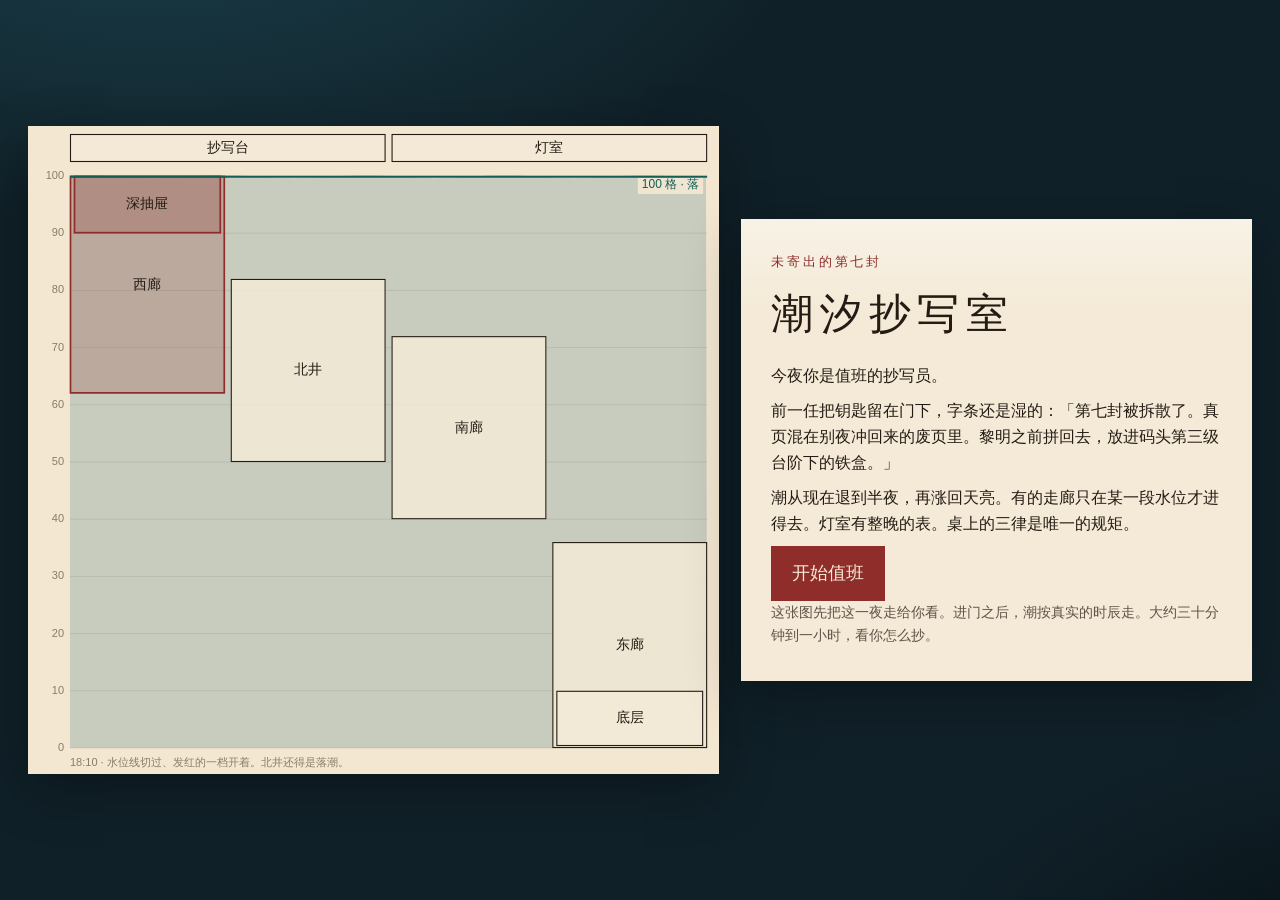
<file: day-01/index.html>
<!DOCTYPE html>
<html lang="zh-Hans">
<head>
<meta charset="utf-8">
<meta name="viewport" content="width=device-width, initial-scale=1">
<title>潮汐抄写室</title>
<link rel="icon" href="data:image/svg+xml,%3Csvg xmlns='http://www.w3.org/2000/svg' viewBox='0 0 16 16'%3E%3Crect fill='%23102028' width='16' height='16'/%3E%3Cpath d='M1 11c2-3 4-3 6 0s4 3 8 0' fill='none' stroke='%23d5e6e2' stroke-width='1.2'/%3E%3C/svg%3E">
<style>
  :root {
    --sea: #102028;
    --paper: #f4ead7;
    --paper-2: #f7efdf;
    --ink: #241c14;
    --ink-soft: #5e5348;
    --seal: #8f2d2a;
    --moss: #1d5c50;
    --line: #c9b48a;
    --gold: #e2b15a;
    --foam: #d5e6e2;
    --serif: "Songti SC", "STSong", "SimSun", "Noto Serif CJK SC", "Source Han Serif SC", "PMingLiU", "WenQuanYi Micro Hei", "Droid Sans Fallback", serif;
  }
  * { box-sizing: border-box; }
  html, body { margin: 0; padding: 0; }
  body {
    min-height: 100vh;
    color: var(--ink);
    font-family: var(--serif);
    font-size: 16px;
    line-height: 1.65;
    background:
      radial-gradient(1100px 520px at 12% -10%, #1a3e49 0%, transparent 60%),
      radial-gradient(900px 480px at 110% 110%, #071014 0%, transparent 55%),
      var(--sea);
  }
  button, input, select { font: inherit; color: inherit; }
  button {
    background: transparent;
    border: 1px solid var(--ink);
    padding: 7px 12px;
    min-height: 36px;
    cursor: pointer;
  }
  button:hover { background: var(--ink); color: var(--paper); }
  button:disabled { opacity: 0.45; cursor: default; }
  button:disabled:hover { background: transparent; color: inherit; }
  button.primary { background: var(--seal); color: var(--paper); border-color: var(--seal); }
  button.primary:hover { background: #6e201e; color: var(--paper); }
  button.big { padding: 12px 20px; font-size: 18px; }
  button:focus-visible, a:focus-visible { outline: 2px solid var(--gold); outline-offset: 2px; }
  a { color: var(--seal); }
  h1, h2, h3 { font-weight: 500; }
  h2 { font-size: 20px; letter-spacing: 0.14em; margin: 0 0 8px; }
  h3 { font-size: 16px; margin: 14px 0 6px; }
  p { margin: 0 0 8px; }
  .muted { color: var(--ink-soft); font-size: 14px; }
  .eyebrow { letter-spacing: 0.22em; font-size: 13px; color: var(--seal); margin: 0; }
  .card, .ending, .col, .modal, .manual {
    background-color: var(--paper);
    background-image: linear-gradient(180deg, rgba(255,255,255,.38), rgba(255,255,255,0) 90px);
    box-shadow: 0 16px 50px rgba(0,0,0,.32);
  }
  .title-screen {
    display: grid;
    grid-template-columns: minmax(0, 1.15fr) minmax(280px, 0.85fr);
    gap: 22px;
    padding: 28px;
    min-height: 100vh;
    align-items: center;
  }
  .chart-frame { background: #f3e7d2; box-shadow: 0 16px 50px rgba(0,0,0,.32); }
  .title-screen #section { width: 100%; height: min(72vh, 680px); display: block; }
  .card { padding: 32px 30px 26px; }
  .card h1 { font-size: 42px; letter-spacing: 0.16em; margin: 8px 0 14px; font-weight: 500; }
  .shell {
    display: grid;
    grid-template-columns: 200px minmax(0, 1fr) 330px;
    gap: 14px;
    padding: 16px 16px 32px;
    max-width: 1240px;
    margin: 0 auto;
  }
  .top, .log { grid-column: 1 / -1; }
  .top {
    color: var(--paper);
    display: grid;
    grid-template-columns: 190px minmax(0, 1fr) 210px auto;
    gap: 12px;
    align-items: center;
  }
  .brand-name { font-size: 22px; letter-spacing: 0.18em; }
  .brand-sub, .now-line { color: var(--foam); font-size: 13px; }
  .now-time { font-size: 28px; letter-spacing: 0.06em; line-height: 1.1; }
  #spark { width: 100%; height: 72px; display: block; }
  .top-actions { display: flex; flex-direction: column; gap: 6px; }
  .top-actions button { color: var(--paper); border-color: var(--foam); }
  .top-actions button:hover { background: var(--paper); color: var(--ink); }
  .log { color: var(--foam); font-size: 14px; min-height: 1.4em; }
  .log span { display: block; opacity: 0.72; }
  .log span:last-child { opacity: 1; color: var(--paper); }
  .col { padding: 14px; }
  .letter { position: sticky; top: 12px; align-self: start; max-height: calc(100vh - 24px); overflow: auto; }
  .nav ul { list-style: none; padding: 0; margin: 0 0 10px; }
  .nav li { margin: 0 0 6px; }
  .nav button { width: 100%; text-align: left; display: flex; flex-direction: column; align-items: flex-start; gap: 2px; }
  .nav small { color: var(--ink-soft); font-size: 12px; }
  .nav button.current { background: var(--ink); color: var(--paper); }
  .nav button.current small { color: #e7d7b8; }
  .nav button.current:hover { background: var(--ink); color: var(--paper); }
  .nav-cost { font-size: 12px; color: var(--ink-soft); margin-bottom: 8px; }
  .jump { display: none; }
  .stage #section { width: 100%; height: 400px; display: block; }
  .places { display: grid; grid-template-columns: 1fr 1fr; gap: 8px; }
  .place { border: 1px solid var(--line); background: var(--paper-2); padding: 8px 10px; }
  .place h3 { margin: 0 0 2px; letter-spacing: 0.08em; }
  .place p { margin: 0 0 6px; color: var(--ink-soft); font-size: 13px; }
  .place button { width: 100%; text-align: left; }
  .slip {
    position: relative;
    background: linear-gradient(180deg, #f7efdf, #f1e2c8);
    border: 1px solid var(--line);
    padding: 10px 12px 12px;
    margin: 0 0 12px;
  }
  .slip header, .lh { display: flex; justify-content: space-between; gap: 8px; align-items: center; font-size: 13px; color: var(--ink-soft); }
  .slip .where { font-size: 13px; color: var(--ink-soft); }
  .slip .body { font-size: 16px; }
  .slip.taken, .slip.locked { opacity: 0.78; }
  .sealchar {
    display: inline-grid; place-items: center;
    width: 28px; height: 28px; flex: 0 0 auto;
    border: 1.5px solid var(--seal); color: var(--seal); border-radius: 50%;
  }
  .waits, .rowbtns { display: flex; flex-wrap: wrap; gap: 8px; margin-top: 8px; }
  .tray { display: flex; flex-wrap: wrap; gap: 6px; }
  .chip { font-size: 13px; padding: 4px 8px; }
  ol.letter-list { list-style: none; padding: 0; margin: 0 0 8px; }
  ol.letter-list li { border-top: 1px solid var(--line); padding: 8px 0; }
  ol.letter-list .empty { color: var(--ink-soft); }
  ol.letter-list p { margin: 4px 0; }
  .notes { background: #f6e4d8; padding: 8px 10px 4px; margin: 8px 0; }
  .notes.good { background: #e3f0ea; }
  .notes ul { margin: 0 0 8px; padding-left: 1.2em; }
  .count { margin-top: 8px; }
  table { width: 100%; border-collapse: collapse; font-size: 13px; }
  th, td { padding: 4px 6px; text-align: left; border-bottom: 1px solid rgba(36,28,20,.12); vertical-align: top; }
  .table-wrap { overflow: auto; max-width: 100%; }
  tr.nowrow { background: rgba(29, 92, 80, .14); }
  .diff-bad { color: var(--seal); font-weight: 600; }
  .diff-ok { color: var(--moss); font-weight: 600; }
  td.seal { color: var(--seal); }
  .pencil { color: #3e5160; background: transparent; border-left: 2px solid #8aa0ad; padding-left: 8px; font-size: 14px; }
  .modal-back, .manual-back {
    position: fixed; inset: 0; z-index: 20;
    background: rgba(8, 14, 18, .62);
    display: grid; place-items: center;
    padding: 16px;
  }
  .modal { width: min(460px, 100%); padding: 22px; }
  .manual { width: min(680px, 100%); max-height: min(82vh, 760px); overflow: auto; padding: 26px 26px 20px; }
  .manual h2 { margin-top: 0; }
  .ending-wrap { min-height: 100vh; display: grid; place-items: center; padding: 32px 16px; }
  .ending { width: min(760px, 100%); padding: 42px 40px 32px; }
  .ending h1 { font-size: 36px; letter-spacing: 0.18em; margin: 6px 0 16px; font-weight: 500; }
  .ending-layout { display: grid; grid-template-columns: 1fr auto; gap: 18px; align-items: start; }
  .ending .line { font-size: 18px; margin: 0 0 12px; }
  .acro {
    color: var(--seal);
    letter-spacing: 0.2em;
    line-height: 1.85;
    border-left: 1px solid var(--seal);
    padding-left: 12px;
    margin: 0;
  }
  .coda { margin-top: 16px; }
  @media (max-width: 980px) {
    .title-screen { grid-template-columns: 1fr; padding: 12px; align-items: start; }
    .title-screen .card { order: 1; }
    .title-screen .chart-frame { order: 2; }
    .title-screen #section { height: 300px; }
    .shell { grid-template-columns: 1fr; }
    .top { grid-template-columns: 1fr 1fr; }
    #spark { grid-column: 1 / -1; }
    .letter { position: static; max-height: none; }
    .jump { display: block; }
    .places { grid-template-columns: 1fr; }
    .ending { padding: 28px 20px 22px; }
    .card { padding: 22px 18px 18px; }
    .card h1, .ending h1 { letter-spacing: 0.08em; }
  }
  @media (prefers-reduced-motion: reduce) {
    * { scroll-behavior: auto !important; }
  }
</style>
</head>
<body>
<div id="app"></div>
<noscript>需要启用 JavaScript。用浏览器打开这个文件，才能值这一夜的班。</noscript>
<script>
const DAY = 12 * 60;
const TRAVEL = 15;
const COPY = 10;
const TOL = 4;
const KEY = "tide-copy-room-v1";
const FONT = '"WenQuanYi Micro Hei","Microsoft YaHei","PingFang SC",sans-serif';
const REDUCE = window.matchMedia("(prefers-reduced-motion: reduce)").matches;
const TRUE_IDS = ["p1","p2","p3","p4","p5","p6","p7","p8"];
const ROOM_NAME = { desk:"抄写台", lamp:"灯室", west:"西廊", south:"南廊", north:"北井", east:"东廊" };
const SORT_NAME = { found:"抄录顺序", time:"按时辰", diff:"按潮差" };
const WATCH = {
  酉: "窗还是干的，铁链露在水面以上。",
  戌: "浮桥开始发滑。北井若要去，就在这一两个时辰里。",
  亥: "水还在退。错过的龛，不会自己再来一次。",
  子: "抄写室里只剩你的灯，和很远的水声。",
  丑: "潮退到脚背附近时，底层抽屉会脱离淤泥。",
  寅: "水开始往回走。放过的走廊正在重新开合。",
  卯: "天还没白，窗台先有了一条暗边。"
};
const HINTS = [
  "西廊梁上的深抽屉，潮位要高于九十格才够得着。入夜就有。若错过，黎明前还有很短的一次，从灯室过去要提前一刻钟动身。",
  "北井一夜只齐平一次：落潮，而且潮位大约在五十到八十二格。涨起来之后不会再开。",
  "有一页花押写着「缄」，潮位也对，可没有任何一页的花押指向它的首字。它不是信的最后一页。"
];
const SLIPS = [
  { id:"p1", first:"我", seal:"在", hour:"18:30", realTide:true, room:"west", min:90, where:"梁上深抽屉，铜环还热着", text:"我把前六封都封进码头第三级台阶下的铁盒，盒盖朝西。" },
  { id:"p2", first:"在", seal:"灯", hour:"20:30", realTide:true, room:"south", where:"南廊第二格，压在一张海图下面", text:"在铁链没顶之前离开栈桥，水比人走得快。" },
  { id:"p3", first:"灯", seal:"下", hour:"21:00", realTide:true, room:"north", where:"井壁的龛里，外面包着油纸", text:"灯先留给抄写台，剩下的油只够两个时辰。" },
  { id:"p4", first:"下", seal:"等", hour:"22:00", realTide:true, room:"east", where:"东廊矮柜的上层", text:"下一次潮退到今夜这个刻度，柜子的夹层才会自己打开。" },
  { id:"p5", first:"等", seal:"你", hour:"23:30", realTide:true, room:"east", max:10, where:"底层抽屉，边沿还有泥", text:"等你翻到那张船票，别找返程，它本来就没有。" },
  { id:"p6", first:"你", seal:"回", hour:"02:00", realTide:true, room:"east", where:"东廊矮柜的中层，和干笔搁在一起", text:"你若只剩下一只手，就去按灯室东墙第三块松动的砖。" },
  { id:"p7", first:"回", seal:"头", hour:"04:00", realTide:true, room:"south", where:"南廊靠窗的一格", text:"回家的城名要反着读，顺着读会走进潮里。" },
  { id:"p8", first:"头", seal:"缄", hour:"05:00", realTide:true, room:"west", where:"浮桥栏杆的夹缝里，塞得很紧", text:"头一回觉得这座城是安静的，是我把这一行写完的时候。" },
  { id:"f1", first:"海", seal:"市", hour:"19:00", level:41, room:"west", where:"西廊地上的淤泥里，只剩半张", text:"海图上的城名被盐咬掉了一半，剩下的笔画像一只码头。" },
  { id:"f2", first:"市", seal:"会", hour:"21:00", level:92, room:"south", where:"南廊地砖缝里，只露出一角", text:"市声会在第二声钟后灭干净，那之后不要再数人。" },
  { id:"f3", first:"会", seal:"记", hour:"23:00", level:66, room:"east", where:"东廊门槛的缝里", text:"会有人站在台阶上替你数，可那个人不识字。" },
  { id:"f4", first:"潮", seal:"你", hour:"00:30", level:55, room:"east", where:"贴在东廊墙上，边裁得很齐", text:"潮把纸边裁得很齐，齐得不像是水干的。" },
  { id:"f5", first:"声", seal:"回", hour:"03:00", level:88, room:"east", where:"矮柜夹层外头，像是被人敲过", text:"声音停在夹层里，敲两下，它才肯应你。" },
  { id:"f6", first:"不", seal:"头", hour:"04:30", level:18, room:"south", where:"南廊绳子上，用木夹夹着", text:"不要相信只有去程的票，那是留给走不回来的人的。" },
  { id:"f7", first:"风", seal:"铃", hour:"19:30", realTide:true, room:"west", where:"一盏横放的灯下面", text:"风从井里倒灌进来的那一夜，灯是横着亮的。" },
  { id:"f8", first:"信", seal:"缄", hour:"02:30", realTide:true, room:"north", where:"井底一块干石头上，放得很正", text:"信写到这里就可以停，后面剩下的全是水声。" }
];

function rawTide(hour) {
  const pi2 = Math.PI * 2;
  const m2 = 32 * Math.sin(pi2 * (hour - 2.1) / 12.4206);
  const s2 = 14 * Math.sin(pi2 * (hour - 5.4) / 12);
  const k1 = 10 * Math.sin(pi2 * (hour - 8) / 23.934);
  const o1 = 7 * Math.sin(pi2 * (hour - 3.2) / 25.819);
  return m2 + s2 + k1 + o1;
}
let TIDE_MIN = Infinity;
let TIDE_MAX = -Infinity;
for (let m = 0; m <= DAY; m++) {
  const raw = rawTide(18 + m / 60);
  if (raw < TIDE_MIN) TIDE_MIN = raw;
  if (raw > TIDE_MAX) TIDE_MAX = raw;
}

function tideInfo(minutes) {
  const hour = 18 + minutes / 60;
  const raw = rawTide(hour);
  const level = (raw - TIDE_MIN) / (TIDE_MAX - TIDE_MIN) * 100;
  const nextRaw = rawTide(hour + 1 / 60);
  const next = (nextRaw - TIDE_MIN) / (TIDE_MAX - TIDE_MIN) * 100;
  return { level, falling: next < level - 0.0001 };
}
function fallingSlow(minutes) {
  const ahead = Math.min(DAY, minutes + 20);
  return tideInfo(ahead).level < tideInfo(minutes).level - 0.05;
}
function clockOf(minutes) {
  const total = ((18 * 60 + Math.round(minutes)) % (24 * 60) + 24 * 60) % (24 * 60);
  return String(Math.floor(total / 60)).padStart(2, "0") + ":" + String(total % 60).padStart(2, "0");
}
function shichenName(minutes) {
  const names = ["子","丑","寅","卯","辰","巳","午","未","申","酉","戌","亥"];
  const clockMin = (18 * 60 + Math.round(minutes)) % (24 * 60);
  return names[Math.floor(((clockMin + 60) % (24 * 60)) / 120)];
}
function minutesOfClock(hhmm) {
  const parts = hhmm.split(":").map(Number);
  let mins = parts[0] * 60 + parts[1] - 18 * 60;
  if (mins < 0) mins += 24 * 60;
  return mins;
}
function levelAtHour(hhmm) { return tideInfo(minutesOfClock(hhmm)).level; }
function slip(id) { return SLIPS.find((s) => s.id === id); }
function shownLevel(s) { return s.realTide ? Math.round(levelAtHour(s.hour)) : s.level; }
function roomName(id) { return ROOM_NAME[id] || id; }
function alwaysOpen(id) { return id === "desk" || id === "lamp"; }
function roomIsOpen(id, minutes) {
  if (alwaysOpen(id)) return true;
  const info = tideInfo(minutes);
  if (id === "west") return info.level >= 62;
  if (id === "south") return info.level >= 40 && info.level <= 72;
  if (id === "east") return info.level <= 36;
  if (id === "north") return info.falling && info.level >= 50 && info.level <= 82;
  return false;
}
function predDeep(t) { return tideInfo(t).level >= 90; }
function predLow(t) { return tideInfo(t).level <= 10; }
function placeSpec(key) {
  const table = {
    west: { key:"west", room:"west", name:"西廊", band:"潮位不低于 62 格", pred: (t) => roomIsOpen("west", t) },
    deep: { key:"deep", room:"west", name:"西廊深抽屉", band:"潮位不低于 90 格", pred: predDeep },
    south: { key:"south", room:"south", name:"南廊", band:"潮位在 40 到 72 格", pred: (t) => roomIsOpen("south", t) },
    north: { key:"north", room:"north", name:"北井", band:"落潮，且潮位在 50 到 82 格", pred: (t) => roomIsOpen("north", t) },
    east: { key:"east", room:"east", name:"东廊", band:"潮位不高于 36 格", pred: (t) => roomIsOpen("east", t) },
    low: { key:"low", room:"east", name:"东廊底层抽屉", band:"潮位不高于 10 格", pred: predLow }
  };
  return table[key];
}
function nextTrue(pred, from) {
  for (let t = Math.max(0, from); t < DAY; t++) if (pred(t)) return t;
  return null;
}
function followingStart(pred, now) {
  const start = pred(now) ? now : nextTrue(pred, now + 1);
  if (start == null) return null;
  let t = start;
  while (t < DAY && pred(t)) t++;
  return nextTrue(pred, t);
}
function arrivalPlan(roomId, pred) {
  const now = state.minutes;
  if (state.room === roomId && pred(now)) return { kind: "here" };
  if (state.room === roomId) {
    const openAt = nextTrue(pred, now + 1);
    if (openAt == null) return { kind: "never" };
    return { kind: "wait-here", arrive: openAt };
  }
  if (now + TRAVEL < DAY && pred(now + TRAVEL)) return { kind: "go", arrive: now + TRAVEL };
  const openAt = nextTrue(pred, now + TRAVEL);
  if (openAt == null) return { kind: "never" };
  const depart = openAt - TRAVEL;
  if (depart < now) return { kind: "never" };
  return { kind: "ride", depart, arrive: openAt };
}
function slipAvailable(s, minutes) {
  if (!roomIsOpen(s.room, minutes)) return false;
  const lv = tideInfo(minutes).level;
  if (s.min != null && lv < s.min) return false;
  if (s.max != null && lv > s.max) return false;
  return true;
}
function cn(i) { return "一二三四五六七八九"[i] || String(i + 1); }
function judge(ids) {
  const notes = [];
  ids.forEach((id, i) => {
    const s = slip(id);
    const actual = Math.round(levelAtHour(s.hour));
    const claimed = shownLevel(s);
    if (Math.abs(actual - claimed) > TOL) {
      notes.push({ text: "第" + cn(i) + "行潮痕不合。" + s.hour + " 表上是 " + actual + " 格，页上写着 " + claimed + " 格。" });
    }
    if (i < ids.length - 1) {
      const next = slip(ids[i + 1]);
      if (s.seal !== next.first) {
        notes.push({ text: "第" + cn(i) + "行花押是「" + s.seal + "」，下一行却以「" + next.first + "」起头。" });
      }
    }
  });
  if (ids.length > 8) notes.push({ text: "超过八行了。" });
  if (ids.length > 0 && ids.length < 8) notes.push({ text: "还差 " + (8 - ids.length) + " 行。真信一共八行。" });
  if (ids.length === 8 && slip(ids[7]).seal !== "缄") notes.push({ text: "末行的花押不是「缄」，信还敞着。" });
  return { ok: ids.length === 8 && notes.length === 0, notes };
}
function secretLine() { return TRUE_IDS.map((id) => slip(id).first).join(""); }
function esc(s) {
  return String(s).replace(/[&<>"']/g, (c) => ({ "&":"&amp;", "<":"&lt;", ">":"&gt;", '"':"&quot;", "'":"&#39;" }[c]));
}
function navNote(id) {
  if (alwaysOpen(id)) return "一直开着";
  const arrive = state.minutes + TRAVEL;
  const arrOpen = arrive < DAY && roomIsOpen(id, arrive);
  const nxt = nextTrue((t) => roomIsOpen(id, t), state.minutes + 1);
  if (arrOpen) return roomIsOpen(id, state.minutes) ? "开着" : "走到时会开";
  if (nxt == null) return "今夜不再开";
  return "关着 · 约 " + clockOf(nxt) + " 开";
}

function blank() {
  return {
    started: false, minutes: 0, room: "desk", copied: [], letter: [], hints: 0,
    seenLamp: false, log: [], ended: null, audio: localStorage.getItem("tide-copy-audio") === "1",
    ledgerSort: "found", modal: null, manual: false
  };
}
let state = blank();
function pushLog(line) {
  state.log.push(line);
  if (state.log.length > 5) state.log.shift();
}
function save() {
  const data = {
    started: state.started, minutes: state.minutes, room: state.room, copied: state.copied,
    letter: state.letter, hints: state.hints, seenLamp: state.seenLamp, log: state.log.slice(-5),
    ended: state.ended, audio: state.audio, ledgerSort: state.ledgerSort
  };
  if (!state.started) {
    localStorage.removeItem(KEY);
  } else {
    localStorage.setItem(KEY, JSON.stringify(data));
  }
  localStorage.setItem("tide-copy-audio", state.audio ? "1" : "0");
}
function loadSave() {
  try {
    const raw = localStorage.getItem(KEY);
    if (!raw) return null;
    const data = JSON.parse(raw);
    if (!data || !data.started) return null;
    return data;
  } catch (e) { return null; }
}

let audio = null;
function ensureAudio() {
  if (audio) return audio;
  try {
    const ctx = new AudioContext();
    const master = ctx.createGain();
    master.gain.value = 0;
    master.connect(ctx.destination);
    const o1 = ctx.createOscillator();
    o1.type = "sine";
    o1.frequency.value = 73.42;
    const o2 = ctx.createOscillator();
    o2.type = "triangle";
    o2.frequency.value = 110;
    const g1 = ctx.createGain();
    g1.gain.value = 0.18;
    const g2 = ctx.createGain();
    g2.gain.value = 0.05;
    o1.connect(g1); o2.connect(g2); g1.connect(master); g2.connect(master);
    o1.start(); o2.start();
    const len = Math.floor(ctx.sampleRate * 2);
    const buf = ctx.createBuffer(1, len, ctx.sampleRate);
    const data = buf.getChannelData(0);
    let n = 0;
    for (let i = 0; i < len; i++) {
      n = (n + 0.02 * (Math.random() * 2 - 1)) / 1.02;
      data[i] = n * 3.2;
    }
    const src = ctx.createBufferSource();
    src.buffer = buf;
    src.loop = true;
    const filter = ctx.createBiquadFilter();
    filter.type = "lowpass";
    filter.frequency.value = 420;
    const ng = ctx.createGain();
    ng.gain.value = 0.22;
    src.connect(filter); filter.connect(ng); ng.connect(master);
    src.start();
    audio = { ctx, master, o2, filter };
    return audio;
  } catch (e) {
    audio = null;
    return null;
  }
}
function syncAudio() {
  if (!audio) return;
  const on = state.audio && state.started && !state.ended;
  const lv = tideInfo(Math.min(state.minutes, DAY)).level;
  const t = audio.ctx.currentTime;
  audio.master.gain.cancelScheduledValues(t);
  audio.master.gain.linearRampToValueAtTime(on ? 0.16 : 0, t + 0.25);
  audio.o2.frequency.linearRampToValueAtTime(98 + lv * 0.35, t + 0.6);
  audio.filter.frequency.linearRampToValueAtTime(260 + lv * 5, t + 0.6);
}
function tone(freq, delay, dur, peak) {
  if (!state.audio || !audio) return;
  const ctx = audio.ctx;
  const start = ctx.currentTime + delay;
  const o = ctx.createOscillator();
  const g = ctx.createGain();
  o.type = "sine";
  o.frequency.value = freq;
  o.connect(g); g.connect(audio.master);
  g.gain.setValueAtTime(0.0001, start);
  g.gain.exponentialRampToValueAtTime(peak, start + 0.02);
  g.gain.exponentialRampToValueAtTime(0.0001, start + dur);
  o.start(start); o.stop(start + dur + 0.02);
}
function chime() { tone(392, 0, 1.05, 0.35); tone(523.25, 0.18, 1.05, 0.28); }
function wood() { tone(196, 0, 0.18, 0.3); }

function finish(kind) {
  if (kind === "dawn" && judge(state.letter).ok) kind = "dawn-ok";
  else if (kind === "dawn") kind = "fail";
  state.ended = kind;
  state.modal = null;
  state.manual = false;
  save();
  render({ top: true });
}
function advance(n) {
  if (n <= 0) return true;
  const before = shichenName(state.minutes);
  if (state.minutes + n >= DAY) {
    state.minutes = DAY;
    state.modal = null;
    finish("dawn");
    return false;
  }
  state.minutes += n;
  if (shichenName(state.minutes) !== before) {
    chime();
    pushLog(shichenName(state.minutes) + "时到了。");
  }
  syncAudio();
  save();
  return true;
}
function tryTravel(roomId) {
  if (!ROOM_NAME[roomId] || roomId === state.room) return;
  if (!alwaysOpen(roomId)) {
    if (!(state.minutes + TRAVEL < DAY && roomIsOpen(roomId, state.minutes + TRAVEL))) {
      pushLog(roomName(roomId) + "这一路走过去是关的。" + navNote(roomId) + "。");
      render();
      return;
    }
  }
  if (state.minutes + TRAVEL >= DAY) { advance(TRAVEL); return; }
  if (!advance(TRAVEL)) return;
  state.room = roomId;
  if (roomId === "lamp") state.seenLamp = true;
  const info = tideInfo(state.minutes);
  pushLog("你到了" + roomName(roomId) + "。" + clockOf(state.minutes) + "，潮位 " + Math.round(info.level) + " 格。");
  save();
  render({ top: true });
}
function copySlip(id) {
  const s = slip(id);
  if (!s || state.copied.includes(id)) return;
  if (state.room !== s.room || !slipAvailable(s, state.minutes)) {
    pushLog("这一页现在够不着。");
    render();
    return;
  }
  if (!advance(COPY)) return;
  state.copied.push(id);
  pushLog("你抄下以「" + s.first + "」起头的一页，收进页匣。");
  wood();
  save();
  render();
}
function waitTo(target) {
  state.modal = null;
  const delta = target - state.minutes;
  if (delta <= 0) { render(); return; }
  if (!advance(delta)) return;
  const info = tideInfo(state.minutes);
  const shut = !alwaysOpen(state.room) && !roomIsOpen(state.room, state.minutes);
  pushLog(shut
    ? "你坐到 " + clockOf(state.minutes) + "。" + roomName(state.room) + "已经关上，你还在里面。"
    : "你坐到 " + clockOf(state.minutes) + "。潮位 " + Math.round(info.level) + " 格，" + (info.falling ? "落着" : "涨着") + "。");
  save();
  render();
}
function requestWait(mins) {
  const target = Math.min(DAY, state.minutes + mins);
  if (target <= state.minutes) { finish("dawn"); return; }
  if (mins >= 60) {
    state.modal = {
      kind: "wait", target,
      text: "从 " + clockOf(state.minutes) + " 坐到 " + clockOf(target) + "。一个时辰里，开过的门不会留下来等你。",
      yes: "就这样坐", no: "先不坐"
    };
    render();
    return;
  }
  waitTo(target);
}
function modalText(plan, name) {
  if (plan.kind === "ride") {
    return "坐到 " + clockOf(plan.depart) + "，再走一刻钟，" + clockOf(plan.arrive) + " 到达" + name + "。中间这段时间你不会去别的走廊。";
  }
  return "坐到 " + clockOf(plan.arrive) + "。你会留在这里，别处的门该开还是会开，只是你不在。";
}
function runPlan(spec, plan) {
  state.modal = null;
  if (plan.kind === "go") { tryTravel(spec.room); return; }
  if (plan.kind === "wait-here") { waitTo(plan.arrive); return; }
  if (plan.kind === "ride") {
    if (plan.depart > state.minutes && !advance(plan.depart - state.minutes)) return;
    tryTravel(spec.room);
  }
}
function requestPlan(key, force) {
  const spec = placeSpec(key);
  if (!spec) return;
  const plan = arrivalPlan(spec.room, spec.pred);
  if (plan.kind === "here" || plan.kind === "never") return;
  const delta = plan.kind === "ride" ? plan.depart - state.minutes : plan.kind === "wait-here" ? plan.arrive - state.minutes : 0;
  if (!force && delta >= 45) {
    state.manual = false;
    state.modal = { kind:"plan", key, text: modalText(plan, spec.name), yes:"按这个时辰走", no:"再看看表" };
    render();
    return;
  }
  runPlan(spec, plan);
}
function planLabel(plan) {
  if (plan.kind === "go") return "现在去（一刻钟，" + clockOf(plan.arrive) + " 到）";
  if (plan.kind === "ride") return "坐到 " + clockOf(plan.depart) + " 出发，" + clockOf(plan.arrive) + " 到";
  if (plan.kind === "wait-here") return "坐到 " + clockOf(plan.arrive) + "，它会开";
  return "";
}
function addToLetter(id) {
  if (!state.copied.includes(id) || state.letter.includes(id)) return;
  if (state.letter.length >= 8) {
    pushLog("信笺只有八行。先抽出一行，再列入这一页。");
    render();
    return;
  }
  state.letter.push(id);
  save();
  render();
}
function moveLetter(i, dir) {
  const j = i + dir;
  if (i < 0 || j < 0 || i >= state.letter.length || j >= state.letter.length) return;
  const tmp = state.letter[i];
  state.letter[i] = state.letter[j];
  state.letter[j] = tmp;
  save();
  render();
}
function pullLetter(i) {
  if (i < 0 || i >= state.letter.length) return;
  state.letter.splice(i, 1);
  save();
  render();
}
function trySeal() {
  if (judge(state.letter).ok) finish("seal");
  else {
    pushLog("还不能封。页边上的批注还在。");
    render();
  }
}
function takeHint() {
  if (state.room !== "lamp" || state.hints >= HINTS.length) return;
  if (!advance(15)) return;
  state.hints += 1;
  pushLog("你辨认出一行铅笔字。");
  save();
  render();
}
function cycleSort() {
  const order = ["found", "time", "diff"];
  state.ledgerSort = order[(order.indexOf(state.ledgerSort) + 1) % order.length];
  save();
  render();
}
function toggleAudio() {
  state.audio = !state.audio;
  if (state.audio) {
    const a = ensureAudio();
    if (a && a.ctx.state === "suspended") a.ctx.resume();
  }
  syncAudio();
  save();
  render();
}
function startNew() {
  const keep = state.audio;
  state = blank();
  state.audio = keep;
  state.started = true;
  state.log = ["门下有钥匙。字条还是湿的，字还认得出。"];
  save();
  render({ top: true });
}
function abandon() {
  const keep = state.audio;
  localStorage.removeItem(KEY);
  state = blank();
  state.audio = keep;
  syncAudio();
  render();
}
function requestAbandon() {
  state.manual = false;
  state.modal = { kind:"abandon", text:"这一夜抄到的页会从这台浏览器里抹掉。潮会从酉时重新涨起。", yes:"抹掉，重来", no:"留下" };
  render();
}

function roomProse() {
  const id = state.room;
  const lv = tideInfo(state.minutes).level;
  const open = alwaysOpen(id) || roomIsOpen(id, state.minutes);
  if (id === "desk") return "榆木桌被海水沤成深褐色。左手抽屉里扣着《抄写室三律》，笔洗是干的。你从门后摸到一支笔，笔尖还有上次留下的盐。";
  if (id === "lamp") return "灯室不存纸，只存时间。整面墙钉着今夜的潮汐表。铅笔在落潮的半腰画了个圈，圈边只写着一个字：「井」。";
  if (id === "west") {
    if (!open) return "水退了，浮桥悬在半空，从下面够不着梁。你可以在廊里等涨回来，也可以先去别处。";
    if (lv >= 90) return "浮桥被水托着，几乎贴住梁。深抽屉的铜环正对手心，木头泡胀了，还是拉得开。";
    return "西廊还进得去。浮桥矮了一截，梁上那只深抽屉的铜环已经够不着。";
  }
  if (id === "south") {
    if (!open) return "南廊的门只在一段水位里开。太高时门被反压住，太低时台阶悬空。你如果已经站在里面，就只能等，或者离开。";
    return "南廊的架子齐腰。纸页还没有被水浸透，这是这里最好的一刻。";
  }
  if (id === "east") {
    if (!open) return "水已经漫过矮柜。东廊只在浅水时让人膝行进去。";
    if (lv <= 10) return "底层抽屉终于脱离淤泥。拉开的时候，里面有一口气。";
    return "你几乎是膝行进来的。矮柜贴着地面，柜门上有一道泥线。底层还埋着。";
  }
  if (!open) return "龛与踏脚错开了。北井只在落潮过半、水位还在胸口上下时与走廊齐平。涨潮之后井口会高过路面。";
  return "井壁上的龛正好与踏脚齐平。井里没有水，风从下面来，纸是干的。";
}
function slipCards() {
  const list = SLIPS.filter((s) => s.room === state.room);
  if (!list.length) return "";
  if (!roomIsOpen(state.room, state.minutes)) {
    return "<p class=\"muted\">架子离开了手够得到的地方。已经抄走的还在页匣里。</p>";
  }
  return list.map((s) => {
    if (state.copied.includes(s.id)) {
      return "<article class=\"slip taken\"><p class=\"where\">" + esc(s.where) + "</p><p class=\"muted\">这页你已经抄走了。</p></article>";
    }
    if (!slipAvailable(s, state.minutes)) {
      const now = Math.round(tideInfo(state.minutes).level);
      const why = s.min != null
        ? "还够不着。潮位要到 " + s.min + " 格以上，现在是 " + now + " 格。可以在这里等，也可以回灯室对表。"
        : "还埋着。要退到 " + s.max + " 格以下，现在是 " + now + " 格。可以在这里等，也可以回灯室对表。";
      return "<article class=\"slip locked\"><p class=\"where\">" + esc(s.where) + "</p><p>" + esc(why) + "</p></article>";
    }
    const claimed = shownLevel(s);
    const actual = Math.round(levelAtHour(s.hour));
    const diff = Math.abs(actual - claimed);
    const cmp = state.seenLamp ? "<p class=\"" + (diff > TOL ? "diff-bad" : "diff-ok") + "\">表上这一时辰是 " + actual + " 格，差 " + diff + "。</p>" : "";
    return "<article class=\"slip\"><header><span>" + esc(s.hour) + " · 潮位 " + claimed + " 格</span><span class=\"sealchar\" title=\"花押\">" + esc(s.seal) + "</span></header><p class=\"where\">" + esc(s.where) + "</p><p class=\"body\">" + esc(s.text) + "</p>" + cmp + "<button data-act=\"copy\" data-id=\"" + s.id + "\">抄下（" + COPY + " 分钟）</button></article>";
  }).join("");
}
function waitButtons() {
  return "<div class=\"waits\"><button data-act=\"wait\" data-min=\"15\">等一刻钟</button><button data-act=\"wait\" data-min=\"30\">等半小时</button><button data-act=\"wait\" data-min=\"60\">等一个时辰</button></div>";
}
function ledgerHTML() {
  if (!state.copied.length) return "<p class=\"muted\">页匣还是空的。走廊里的页，抄下来才会出现在这里。</p>";
  const rows = state.copied.map((id) => slip(id));
  if (state.ledgerSort === "time") rows.sort((a, b) => minutesOfClock(a.hour) - minutesOfClock(b.hour));
  if (state.ledgerSort === "diff") {
    rows.sort((a, b) => {
      const da = Math.abs(Math.round(levelAtHour(a.hour)) - shownLevel(a));
      const db = Math.abs(Math.round(levelAtHour(b.hour)) - shownLevel(b));
      return db - da;
    });
  }
  const head = state.seenLamp
    ? "你把灯室的表默到了页边。差是页上潮位和表上潮位相差的格数，大于四就不是今夜的真页。"
    : "这些是页上自己写的数字。灯室的表还没读过，差值先空着。";
  const body = rows.map((s) => {
    const actual = Math.round(levelAtHour(s.hour));
    const claimed = shownLevel(s);
    const diff = Math.abs(actual - claimed);
    const diffCell = state.seenLamp ? "<td class=\"" + (diff > TOL ? "diff-bad" : "diff-ok") + "\">" + diff + "</td>" : "<td>—</td>";
    const actualCell = state.seenLamp ? "<td>" + actual + "</td>" : "<td>—</td>";
    return "<tr><td>" + esc(s.first) + "</td><td>" + esc(s.text) + "</td><td class=\"seal\">" + esc(s.seal) + "</td><td>" + esc(s.hour) + "</td><td>" + claimed + "</td>" + actualCell + diffCell + "</tr>";
  }).join("");
  return "<p>" + head + "</p><button data-act=\"sort\">排列：" + SORT_NAME[state.ledgerSort] + "</button><div class=\"table-wrap\"><table class=\"ledger\"><thead><tr><th>首字</th><th>正文</th><th>花押</th><th>时辰</th><th>页上</th><th>表上</th><th>差</th></tr></thead><tbody>" + body + "</tbody></table></div>";
}
function placeCards() {
  const keys = ["west", "deep", "south", "north", "east", "low"];
  return "<div class=\"places\">" + keys.map((key) => {
    const spec = placeSpec(key);
    const plan = arrivalPlan(spec.room, spec.pred);
    let action = "";
    if (plan.kind === "never") action = "<p>今夜已经去不成了。</p>";
    else if (plan.kind === "here") action = "<p>你就在这儿。</p>";
    else action = "<button data-act=\"plan\" data-plan=\"" + key + "\">" + esc(planLabel(plan)) + "</button>";
    const later = followingStart(spec.pred, state.minutes);
    const note = later == null ? "关掉之后，今夜不再开。" : "关掉之后，还会在 " + clockOf(later) + " 再开。";
    return "<section class=\"place\"><h3>" + esc(spec.name) + "</h3><p>" + esc(spec.band) + "</p><p>" + esc(note) + "</p>" + action + "</section>";
  }).join("") + "</div>";
}
function tideTable() {
  let rows = "";
  let prev = null;
  const mark = Math.min(DAY, Math.floor(state.minutes / 30) * 30);
  for (let m = 0; m <= DAY; m += 30) {
    const info = tideInfo(m);
    const trend = prev == null ? "—" : info.level < prev - 0.05 ? "落" : "涨";
    prev = info.level;
    const opens = ["west", "south", "north", "east"].filter((id) => roomIsOpen(id, m)).map(roomName);
    let extra = "";
    if (info.level >= 90) extra += " · 深抽屉";
    if (info.level <= 10) extra += " · 底层";
    rows += "<tr class=\"" + (m === mark ? "nowrow" : "") + "\"><td>" + shichenName(m) + "时</td><td>" + clockOf(m) + "</td><td>" + Math.round(info.level) + "</td><td>" + trend + "</td><td>" + (opens.length ? esc(opens.join("、")) : "—") + extra + "</td></tr>";
  }
  return "<div class=\"table-wrap\"><table class=\"tide\"><thead><tr><th>时辰</th><th>钟点</th><th>潮位</th><th>势</th><th>开着</th></tr></thead><tbody>" + rows + "</tbody></table></div><p class=\"muted\">一百格是今夜最高，零格是今夜最低。真页所记的潮位，与同一时辰这一列相差不超过四格。</p>";
}
function hintBlock() {
  const got = HINTS.slice(0, state.hints).map((h) => "<p class=\"pencil\">" + esc(h) + "</p>").join("");
  const btn = state.hints >= HINTS.length
    ? "<p class=\"muted\">铅笔注只有这三行。</p>"
    : "<button data-act=\"hint\">辨认一行铅笔注（15 分钟） " + state.hints + " / 3</button>";
  return got + btn;
}
function deskHTML() {
  const opens = ["west", "south", "north", "east"].filter((id) => roomIsOpen(id, state.minutes)).map(roomName);
  const openLine = opens.length ? "此刻进得去的走廊：" + opens.join("、") + "。" : "此刻四条走廊都关着。灯室还开着。";
  return "<h2>抄写台</h2><p>" + roomProse() + "</p><p>" + esc(openLine) + "</p><button data-act=\"manual\">翻开《抄写室三律》</button><h3>页边对照</h3>" + ledgerHTML();
}
function lampHTML() {
  return "<h2>灯室</h2><p>" + roomProse() + "</p><div class=\"chart-frame\"><canvas id=\"section\" aria-label=\"潮汐剖面，水位线切过的房间开着\"></canvas></div><h3>按表动身</h3>" + placeCards() + "<h3>铅笔注</h3>" + hintBlock() + "<h3>今夜的表</h3>" + tideTable();
}
function stageHTML() {
  if (state.room === "desk") return deskHTML() + "<h3>坐一会儿</h3>" + waitButtons();
  if (state.room === "lamp") return lampHTML() + "<h3>不看表，只坐着</h3>" + waitButtons();
  return "<p class=\"jump\"><a href=\"#letter\">先看信笺</a></p><h2>" + roomName(state.room) + "</h2><p>" + roomProse() + "</p>" + slipCards() + "<h3>坐一会儿</h3>" + waitButtons();
}
function trayHTML() {
  if (!state.copied.length) return "<p class=\"muted\">页匣是空的。</p>";
  return "<div class=\"tray\">" + state.copied.map((id) => {
    const s = slip(id);
    const inn = state.letter.includes(id);
    return "<button class=\"chip\" data-act=\"add\" data-id=\"" + id + "\"" + (inn ? " disabled" : "") + ">" + esc(s.first) + " · " + esc(s.hour) + (inn ? " · 已列入" : " · 列入") + "</button>";
  }).join("") + "</div>";
}
function letterColumn() {
  const j = judge(state.letter);
  const items = [];
  for (let i = 0; i < 8; i++) {
    const id = state.letter[i];
    if (!id) {
      items.push("<li class=\"empty\"><span>第" + cn(i) + "行</span>　空着</li>");
      continue;
    }
    const s = slip(id);
    items.push("<li><div class=\"lh\"><span>第" + cn(i) + "行 · " + esc(s.hour) + " · " + shownLevel(s) + " 格</span><span class=\"sealchar\">" + esc(s.seal) + "</span></div><p>" + esc(s.text) + "</p><div class=\"rowbtns\"><button data-act=\"up\" data-i=\"" + i + "\"" + (i === 0 ? " disabled" : "") + ">上移</button><button data-act=\"down\" data-i=\"" + i + "\"" + (i === state.letter.length - 1 ? " disabled" : "") + ">下移</button><button data-act=\"pull\" data-i=\"" + i + "\">抽出</button></div></li>");
  }
  const notes = state.letter.length
    ? "<div class=\"notes" + (j.ok ? " good" : "") + "\">" + (j.ok ? "<p>三律都过了。可以封缄。</p>" : "<ul>" + j.notes.map((n) => "<li>" + esc(n.text) + "</li>").join("") + "</ul>") + "</div>"
    : "<p class=\"muted\">从页匣把页列进来。顺序可以用上移、下移改。</p>";
  return "<h2>页匣</h2>" + trayHTML() + "<h2>信笺</h2><ol class=\"letter-list\">" + items.join("") + "</ol>" + notes + "<button class=\"primary\" data-act=\"seal\">誊清并封缄</button><p class=\"muted count\">已抄 " + state.copied.length + " / 16 · 已列入 " + state.letter.length + " / 8</p>";
}
function navHTML() {
  const items = [["desk","抄写台"],["lamp","灯室"],["west","西廊"],["south","南廊"],["north","北井"],["east","东廊"]];
  return "<p class=\"nav-cost\">走路一刻钟 · 抄一页十分钟</p><ul>" + items.map(([id, name]) => {
    const cur = state.room === id;
    return "<li><button data-act=\"travel\" data-room=\"" + id + "\" class=\"" + (cur ? "current" : "") + "\"><b>" + name + "</b><small>" + (cur ? "你在这里" : esc(navNote(id))) + "</small></button></li>";
  }).join("") + "</ul><button data-act=\"manual\">翻开三律</button>";
}
function brandSub() {
  const j = judge(state.letter);
  if (j.ok) return "三律已过，可以封缄";
  if (state.letter.length) return "信笺 " + state.letter.length + " 行，尚未闭合";
  if (!state.copied.length) return "第七封还散在走廊里";
  return "页匣里有 " + state.copied.length + " 页";
}
function headerHTML() {
  const info = tideInfo(state.minutes);
  const shi = shichenName(state.minutes);
  return "<header class=\"top\"><div><div class=\"brand-name\">潮汐抄写室</div><div class=\"brand-sub\">" + esc(brandSub()) + "</div></div><canvas id=\"spark\" aria-hidden=\"true\"></canvas><div class=\"now\"><div class=\"now-time\">" + clockOf(state.minutes) + "</div><div>" + shi + "时 · " + Math.round(info.level) + " 格 · " + (fallingSlow(state.minutes) ? "落" : "涨") + "</div><div class=\"now-line\">" + esc(WATCH[shi] || "") + "</div></div><div class=\"top-actions\"><button data-act=\"audio\" aria-pressed=\"" + (state.audio ? "true" : "false") + "\">潮声 " + (state.audio ? "开" : "关") + "</button><button data-act=\"manual\">三律</button><button data-act=\"abandon\">这夜作废</button></div></header>";
}
function manualOverlay() {
  return "<div class=\"manual-back\" data-act=\"close-manual\"><article class=\"manual\" data-act=\"stop\"><p class=\"eyebrow\">抽屉里的薄册</p><h2>抄写室三律</h2><p>前一任用铅笔写在封底：别相信页数，相信规矩。散页一共十六张，今夜的真页只有八张。</p><h3>一、潮痕</h3><p>每页角上有时辰和潮位。把时辰对准灯室的表，表上的水位和页上所记相差在四格以内，才可能是今夜的真页。差出一掌以上的，是别的夜里抄错、又被潮水冲回来的废页。</p><h3>二、花押</h3><p>右下角那个字，是下一行正文的第一个字。最后一行的花押必须是「缄」。顺序靠它，不靠哪一句更像结尾。</p><h3>三、藏头</h3><p>八行正文的第一个字连读，应当是一句人话。它不是用来找页的线索。抄对之后，你自然会看见。</p><h3>附注</h3><p>走去另一间要一刻钟。抄下一页要十分钟。走廊看到达那一刻的潮位，不看出发的时候。灯室的表可以替你算动身的时辰。北井一夜只与走廊齐平一次。</p><div class=\"rowbtns\"><button class=\"primary\" data-act=\"close-manual\">把册子扣上</button></div></article></div>";
}
function modalOverlay() {
  const m = state.modal;
  return "<div class=\"modal-back\" data-act=\"modal-no\"><div class=\"modal\" data-act=\"stop\"><p>" + esc(m.text) + "</p><div class=\"rowbtns\"><button class=\"primary\" data-act=\"modal-yes\">" + esc(m.yes) + "</button><button data-act=\"modal-no\">" + esc(m.no) + "</button></div></div></div>";
}
function overlay() {
  if (state.manual) return manualOverlay();
  if (state.modal) return modalOverlay();
  return "";
}

let sectionHits = [];
let sectionLive = false;
let rafId = 0;
function fitCanvas(canvas) {
  const rect = canvas.getBoundingClientRect();
  const dpr = Math.min(window.devicePixelRatio || 1, 2);
  const w = Math.max(1, rect.width);
  const h = Math.max(1, rect.height);
  const pw = Math.max(1, Math.round(w * dpr));
  const ph = Math.max(1, Math.round(h * dpr));
  if (canvas.width !== pw || canvas.height !== ph) {
    canvas.width = pw;
    canvas.height = ph;
  }
  const ctx = canvas.getContext("2d");
  ctx.setTransform(dpr, 0, 0, dpr, 0, 0);
  return { ctx, w, h };
}
function drawSection(canvas, minutes, time, interactive) {
  const fitted = fitCanvas(canvas);
  const ctx = fitted.ctx;
  const w = fitted.w;
  const h = fitted.h;
  sectionHits = [];
  sectionLive = interactive;
  if (w < 40 || h < 40) return;
  ctx.clearRect(0, 0, w, h);
  ctx.fillStyle = "#f3e7d2";
  ctx.fillRect(0, 0, w, h);
  const padL = 42;
  const padR = 12;
  const loftH = 28;
  const top = 12 + loftH + 10;
  const bottom = h - 26;
  const yOf = (lv) => bottom - (Math.max(0, Math.min(100, lv)) / 100) * (bottom - top);
  ctx.font = "11px " + FONT;
  ctx.textBaseline = "middle";
  for (let lv = 0; lv <= 100; lv += 10) {
    const yy = yOf(lv);
    ctx.strokeStyle = "rgba(36,28,20,.1)";
    ctx.lineWidth = 1;
    ctx.beginPath();
    ctx.moveTo(padL, yy);
    ctx.lineTo(w - padR, yy);
    ctx.stroke();
    ctx.fillStyle = "#8a7b68";
    ctx.textAlign = "right";
    ctx.fillText(String(lv), padL - 6, yy);
  }
  const mins = Math.max(0, Math.min(DAY, minutes));
  const info = tideInfo(mins);
  const waterY = yOf(info.level);
  ctx.beginPath();
  ctx.moveTo(padL, bottom);
  for (let x = padL; x <= w - padR; x += 3) {
    ctx.lineTo(x, waterY + Math.sin(x * 0.045 + time * 0.002) * 1.5);
  }
  ctx.lineTo(w - padR, bottom);
  ctx.closePath();
  ctx.fillStyle = "rgba(47,111,122,.22)";
  ctx.fill();

  const gap = 6;
  const inner = w - padL - padR;
  const colW = (inner - gap * 3) / 4;
  const cols = [
    { id:"west", name:"西廊", a:62, b:100 },
    { id:"north", name:"北井", a:50, b:82 },
    { id:"south", name:"南廊", a:40, b:72 },
    { id:"east", name:"东廊", a:0, b:36 }
  ];
  function box(x, yy, bw, bh, name, hit) {
    const here = state.started && hit && hit.room && state.room === hit.room && !hit.plan;
    const open = !!(hit && hit.room !== "desk" && hit.room !== "lamp" && roomOpenAt(hit, mins));
    ctx.save();
    ctx.fillStyle = open ? "rgba(143,45,42,.22)" : "rgba(244,234,215,.86)";
    ctx.strokeStyle = here || open ? "#8f2d2a" : "#241c14";
    ctx.lineWidth = here ? 2.4 : open ? 1.7 : 1.1;
    ctx.fillRect(x, yy, bw, bh);
    ctx.strokeRect(x + 0.5, yy + 0.5, bw - 1, bh - 1);
    ctx.fillStyle = "#241c14";
    ctx.font = (bw < 72 ? "12px " : "14px ") + FONT;
    ctx.textAlign = "center";
    ctx.textBaseline = "middle";
    ctx.fillText(name, x + bw / 2, yy + bh / 2);
    ctx.restore();
    if (interactive && hit) sectionHits.push({ x, y: yy, w: bw, h: bh, room: hit.room, plan: hit.plan || "" });
  }
  function roomOpenAt(hit, at) {
    if (hit.plan === "deep") return predDeep(at);
    if (hit.plan === "low") return predLow(at) && roomIsOpen("east", at);
    if (hit.room === "desk" || hit.room === "lamp") return true;
    return roomIsOpen(hit.room, at);
  }
  const loftW = (inner - gap) / 2;
  box(padL, 8, loftW, loftH, "抄写台", { room:"desk" });
  box(padL + loftW + gap, 8, loftW, loftH, "灯室", { room:"lamp" });
  cols.forEach((c, i) => {
    const x = padL + i * (colW + gap);
    const yTop = yOf(c.b);
    const yBot = yOf(c.a);
    box(x, yTop, colW, Math.max(18, yBot - yTop), c.name, { room: c.id });
  });
  const westX = padL;
  box(westX + 4, yOf(100), colW - 8, Math.max(18, yOf(90) - yOf(100)), colW < 88 ? "深" : "深抽屉", { room:"west", plan:"deep" });
  const eastX = padL + 3 * (colW + gap);
  box(eastX + 4, yOf(10), colW - 8, Math.max(18, yOf(0) - yOf(10) - 2), colW < 88 ? "底" : "底层", { room:"east", plan:"low" });
  ctx.strokeStyle = "#145e56";
  ctx.lineWidth = 2;
  ctx.beginPath();
  ctx.moveTo(padL, waterY);
  ctx.lineTo(w - padR, waterY);
  ctx.stroke();
  const tag = Math.round(info.level) + " 格 · " + (fallingSlow(mins) ? "落" : "涨");
  ctx.font = "12px " + FONT;
  const tw = ctx.measureText(tag).width;
  const tx = Math.min(w - padR - tw - 6, Math.max(padL + 4, w - padR - tw - 8));
  const ty = Math.max(top + 2, Math.min(bottom - 20, waterY - 20));
  ctx.fillStyle = "rgba(243,231,210,.94)";
  ctx.fillRect(tx - 4, ty, tw + 8, 16);
  ctx.fillStyle = "#145e56";
  ctx.textAlign = "left";
  ctx.textBaseline = "top";
  ctx.fillText(tag, tx, ty + 1);
  ctx.fillStyle = "#8a7b68";
  ctx.font = "11px " + FONT;
  ctx.textBaseline = "alphabetic";
  const cap = w < 560
    ? clockOf(mins) + " · 线切过并发红的一档开着"
    : clockOf(mins) + " · 水位线切过、发红的一档开着。北井还得是落潮。";
  ctx.fillText(cap, padL, h - 8);
}
function drawSpark(canvas, minutes) {
  const fitted = fitCanvas(canvas);
  const ctx = fitted.ctx;
  const w = fitted.w;
  const h = fitted.h;
  if (w < 20 || h < 20) return;
  ctx.clearRect(0, 0, w, h);
  ctx.beginPath();
  for (let m = 0; m <= DAY; m += 2) {
    const lv = tideInfo(m).level;
    const x = 6 + (m / DAY) * (w - 12);
    const y = h - 8 - (lv / 100) * (h - 16);
    if (m === 0) ctx.moveTo(x, y);
    else ctx.lineTo(x, y);
  }
  ctx.strokeStyle = "#d5e6e2";
  ctx.lineWidth = 1.5;
  ctx.stroke();
  const x = 6 + (Math.min(minutes, DAY) / DAY) * (w - 12);
  ctx.strokeStyle = "#e2b15a";
  ctx.beginPath();
  ctx.moveTo(x, 3);
  ctx.lineTo(x, h - 3);
  ctx.stroke();
}
function paint(time) {
  const now = REDUCE || state.started ? state.minutes : ((time / 80000) * DAY) % DAY;
  const wave = REDUCE ? 0 : time;
  const section = document.getElementById("section");
  if (section) drawSection(section, now, wave, state.started && state.room === "lamp");
  const spark = document.getElementById("spark");
  if (spark) drawSpark(spark, state.minutes);
}
function kickDraw() {
  cancelAnimationFrame(rafId);
  if (REDUCE) { paint(0); return; }
  const step = (t) => { paint(t); rafId = requestAnimationFrame(step); };
  rafId = requestAnimationFrame(step);
}

function renderTitle() {
  document.getElementById("app").innerHTML = "<div class=\"title-screen\"><div class=\"chart-frame\"><canvas id=\"section\" aria-label=\"这一夜的潮汐剖面，正在自己演示\"></canvas></div><article class=\"card\"><p class=\"eyebrow\">未寄出的第七封</p><h1>潮汐抄写室</h1><p>今夜你是值班的抄写员。</p><p>前一任把钥匙留在门下，字条还是湿的：「第七封被拆散了。真页混在别夜冲回来的废页里。黎明之前拼回去，放进码头第三级台阶下的铁盒。」</p><p>潮从现在退到半夜，再涨回天亮。有的走廊只在某一段水位才进得去。灯室有整晚的表。桌上的三律是唯一的规矩。</p><button class=\"primary big\" data-act=\"start\">开始值班</button><p class=\"muted\">这张图先把这一夜走给你看。进门之后，潮按真实的时辰走。大约三十分钟到一小时，看你怎么抄。</p></article></div>";
  paint(performance.now());
  kickDraw();
}
function endingHTML() {
  const success = state.ended === "seal" || state.ended === "dawn-ok";
  const when = clockOf(state.minutes);
  const secret = secretLine();
  const rev = Array.from(secret).reverse().join("");
  let body = "";
  if (success) {
    const acro = state.letter.map((id) => esc(slip(id).first)).join("<br>");
    const lines = state.letter.map((id) => "<p class=\"line\">" + esc(slip(id).text) + "</p>").join("");
    const coda = state.ended === "seal"
      ? "<p>你在 " + when + " 把第八行按上。花押「缄」压住纸角的时候，灯油还剩一圈。</p><p>八个首字连起来，是一句你整晚都坐在里面的话。</p><p>你带着信走到码头。潮还没有涨到铁链。第三级台阶下的铁盒是干的，盖上的盐壳在合拢时裂了一声。盒底反刻着「" + esc(rev) + "」。正过来，就是藏头那一句。</p>"
      : "<p>六点的水已经贴着窗台。你把最后一行按实，蜡印是歪的，花押却确实是「缄」。</p><p>你淌到第三级台阶。铁盒还差一寸没被淹没。盒底反刻着「" + esc(rev) + "」，和藏头是同一句，只是被人反过来刻进了木头里。</p>";
    body = "<div class=\"ending-layout\"><div>" + lines + "</div><p class=\"acro\">" + acro + "</p></div><p class=\"eyebrow\">藏头一行</p><p>" + esc(secret) + "</p><div class=\"coda\">" + coda + "</div>";
  } else {
    const lines = state.letter.length
      ? state.letter.map((id) => "<p class=\"line\">" + esc(slip(id).text) + "</p>").join("")
      : "<p>页匣里的纸没有排进信笺。</p>";
    body = lines + "<div class=\"coda\"><p>" + when + "，潮漫过窗台。抄写台上的散页浮起一角。</p><p>你没有能封上的信。花押没有走到该停的地方。</p><p>你用镇纸压住它们，在潮汐表旁边留了一句铅笔字：北井的时间不要让给别人。</p></div>";
  }
  const title = success ? "第七封" : "没有封上";
  return "<div class=\"ending-wrap\"><article class=\"ending\"><p class=\"eyebrow\">" + when + "</p><h1>" + title + "</h1>" + body + "<div class=\"rowbtns\"><button class=\"primary\" data-act=\"again\">再值一夜</button></div></article></div>";
}
function render(opts) {
  const y = opts && opts.top ? 0 : window.scrollY;
  const app = document.getElementById("app");
  if (!state.started) {
    renderTitle();
    return;
  }
  if (state.ended) {
    app.innerHTML = endingHTML();
    syncAudio();
    cancelAnimationFrame(rafId);
    return;
  }
  app.innerHTML = "<div class=\"shell\">" + headerHTML() + "<div class=\"log\">" + state.log.slice(-3).map((l) => "<span>" + esc(l) + "</span>").join("") + "</div><aside class=\"col nav\">" + navHTML() + "</aside><main class=\"col stage\">" + stageHTML() + "</main><aside class=\"col letter\" id=\"letter\">" + letterColumn() + "</aside>" + overlay() + "</div>";
  paint(performance.now());
  kickDraw();
  syncAudio();
  window.scrollTo(0, y);
}
function onClick(e) {
  const el = e.target.closest("[data-act]");
  if (!el || !document.getElementById("app").contains(el)) return;
  const act = el.dataset.act;
  if (act === "stop") return;
  if (act === "start") { startNew(); return; }
  if (act === "audio") { toggleAudio(); return; }
  if (act === "manual") { state.modal = null; state.manual = true; render(); return; }
  if (act === "close-manual") { state.manual = false; render(); return; }
  if (act === "abandon") { requestAbandon(); return; }
  if (act === "again") { abandon(); return; }
  if (act === "modal-no") { state.modal = null; render(); return; }
  if (act === "modal-yes") {
    const modal = state.modal;
    if (!modal) return;
    if (modal.kind === "plan") requestPlan(modal.key, true);
    else if (modal.kind === "wait") waitTo(modal.target);
    else if (modal.kind === "abandon") abandon();
    return;
  }
  if (state.ended) return;
  if (act === "travel") { tryTravel(el.dataset.room); return; }
  if (act === "plan") { requestPlan(el.dataset.plan, false); return; }
  if (act === "copy") { copySlip(el.dataset.id); return; }
  if (act === "wait") { requestWait(Number(el.dataset.min)); return; }
  if (act === "add") { addToLetter(el.dataset.id); return; }
  if (act === "up") { moveLetter(Number(el.dataset.i), -1); return; }
  if (act === "down") { moveLetter(Number(el.dataset.i), 1); return; }
  if (act === "pull") { pullLetter(Number(el.dataset.i)); return; }
  if (act === "seal") { trySeal(); return; }
  if (act === "hint") { takeHint(); return; }
  if (act === "sort") { cycleSort(); return; }
}
document.getElementById("app").addEventListener("click", (e) => {
  const canvas = e.target.closest && e.target.id === "section" ? e.target : null;
  if (canvas && sectionLive) {
    const rect = canvas.getBoundingClientRect();
    const x = e.clientX - rect.left;
    const y = e.clientY - rect.top;
    const hit = sectionHits.slice().reverse().find((h) => x >= h.x && x <= h.x + h.w && y >= h.y && y <= h.y + h.h);
    if (hit) {
      if (hit.plan) requestPlan(hit.plan, false);
      else tryTravel(hit.room);
    }
    return;
  }
  onClick(e);
});

function sealChains() {
  const found = [];
  function dfs(path) {
    if (path.length === 8) {
      if (judge(path).ok) found.push(path.slice());
      return;
    }
    const need = path.length ? slip(path[path.length - 1]).seal : null;
    for (const s of SLIPS) {
      if (path.includes(s.id)) continue;
      if (need != null && s.first !== need) continue;
      path.push(s.id);
      dfs(path);
      path.pop();
    }
  }
  for (const s of SLIPS) dfs([s.id]);
  return found;
}
function audit() {
  const problems = [];
  SLIPS.forEach((s) => { if (s.text[0] !== s.first) problems.push("first " + s.id); });
  if (!judge(TRUE_IDS).ok) problems.push("true chain fails");
  SLIPS.forEach((s) => {
    if (s.realTide) return;
    const diff = Math.abs(Math.round(levelAtHour(s.hour)) - s.level);
    if (diff <= TOL) problems.push("fake close " + s.id + " " + diff);
  });
  const chains = sealChains();
  if (chains.length !== 1) problems.push("chains " + chains.length);
  else if (chains[0].join() !== TRUE_IDS.join()) problems.push("chain mismatch " + chains[0].join());
  return problems;
}

const existing = loadSave();
if (existing) Object.assign(state, existing, { modal: null, manual: false });
render();

window.__tide = {
  get state() { return state; },
  SLIPS, TRUE_IDS, tideInfo, roomIsOpen, judge, audit, sealChains, secretLine,
  tryTravel, copySlip, requestPlan, arrivalPlan, placeSpec, clockOf, startNew,
  waitTo, slipAvailable, predDeep, predLow, shownLevel, levelAtHour
};
</script>
</body>
</html>
</file>
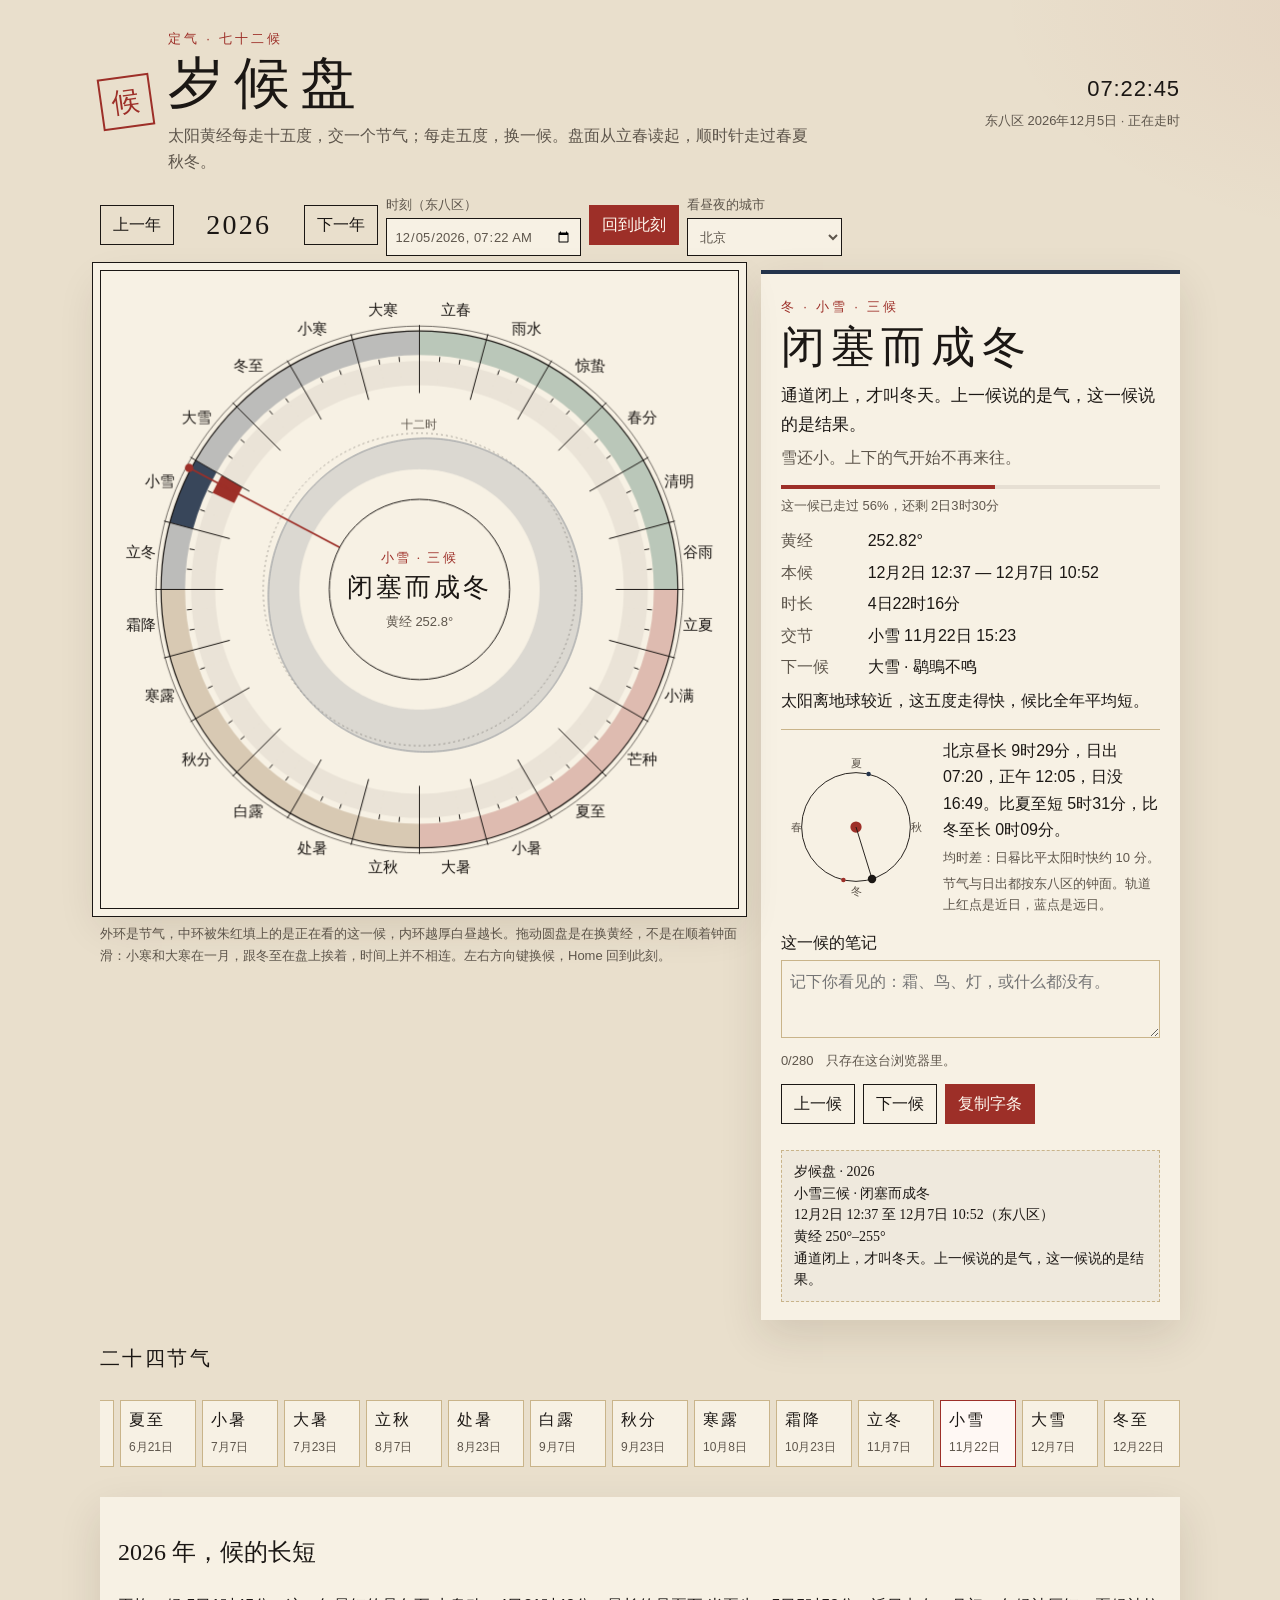
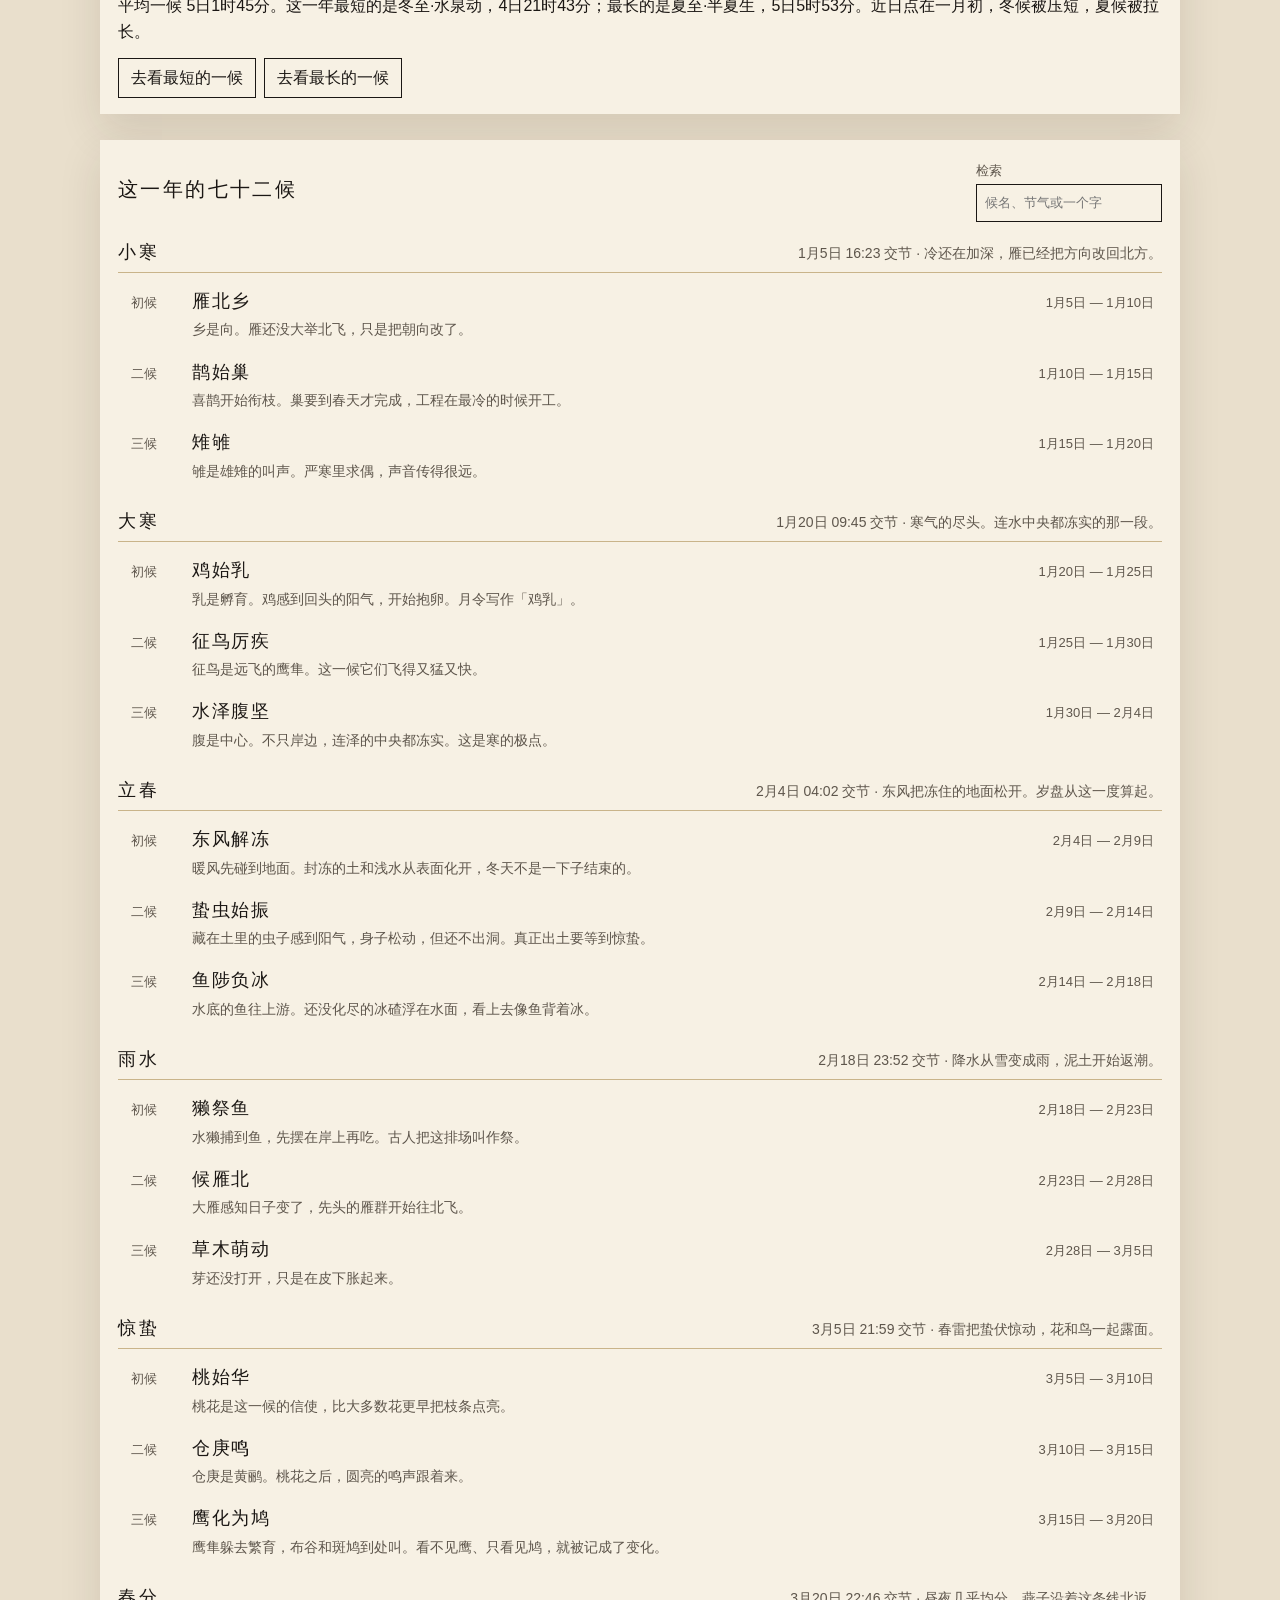
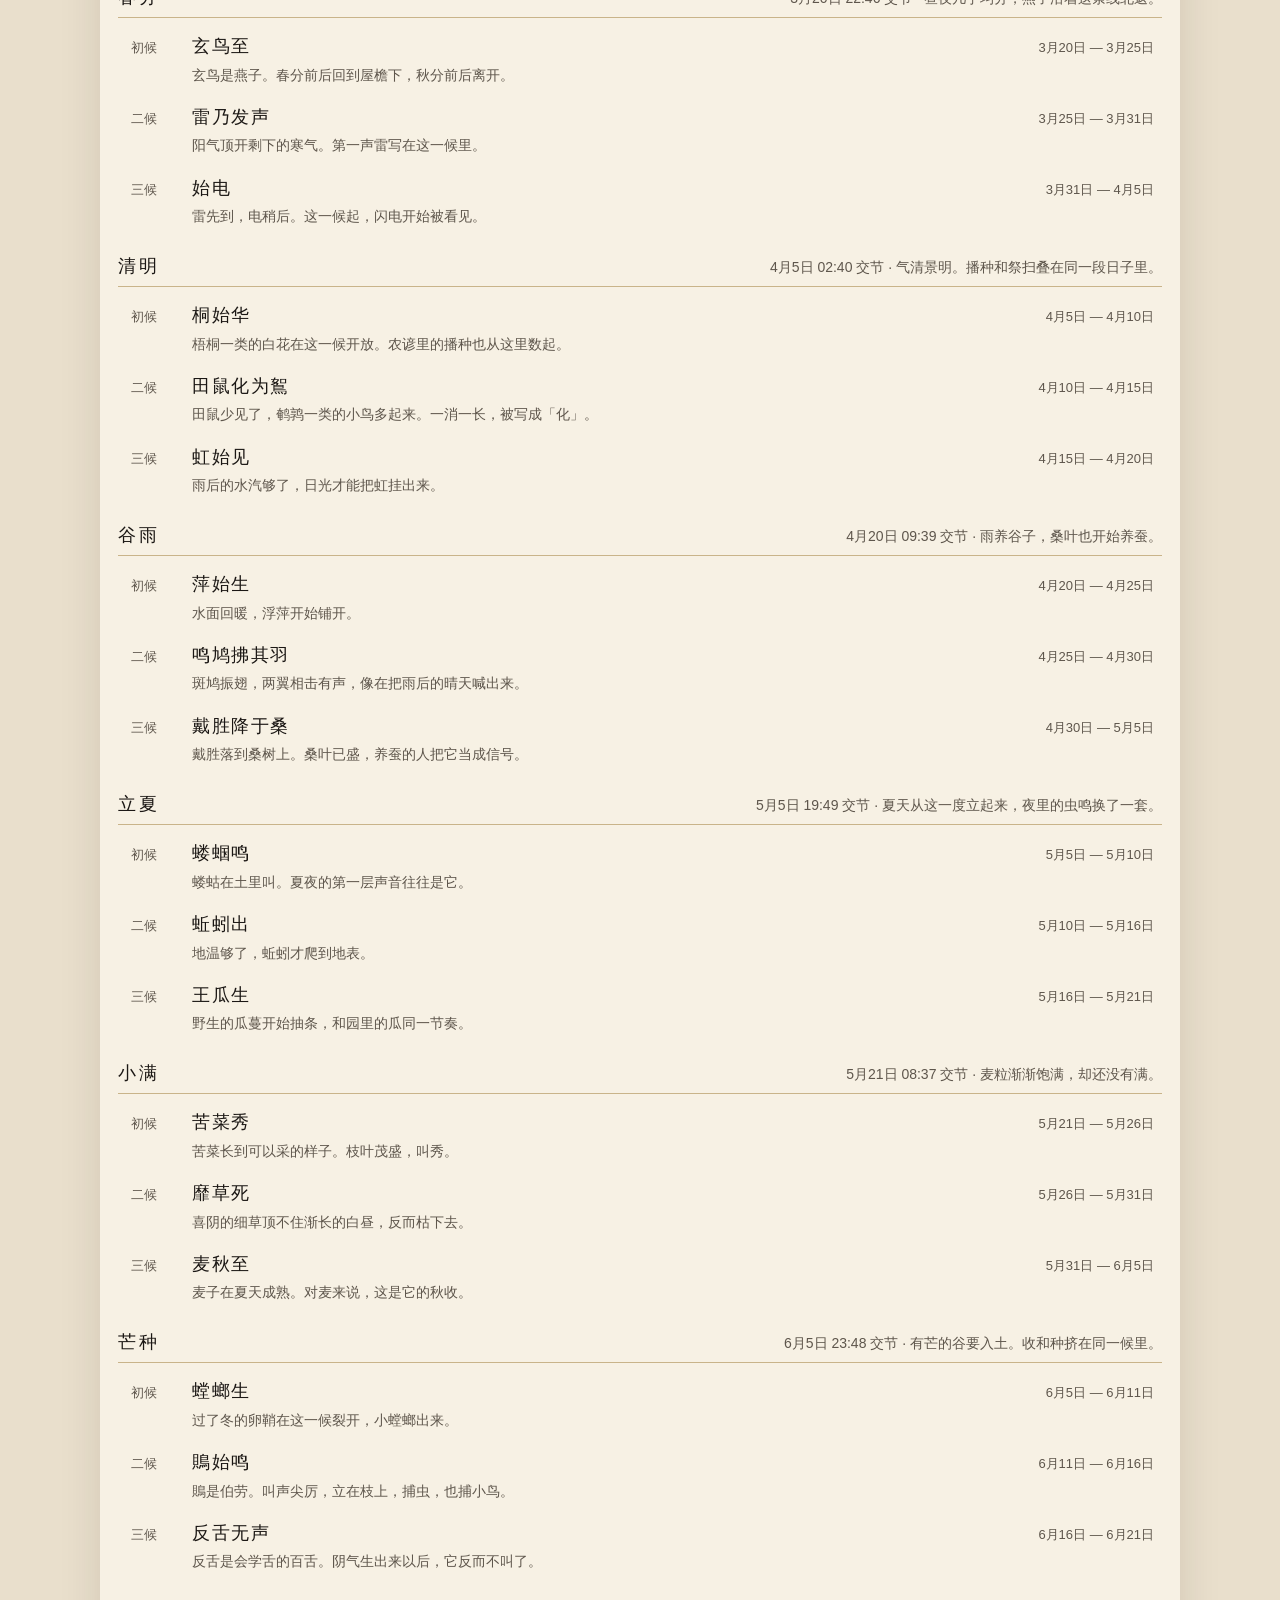
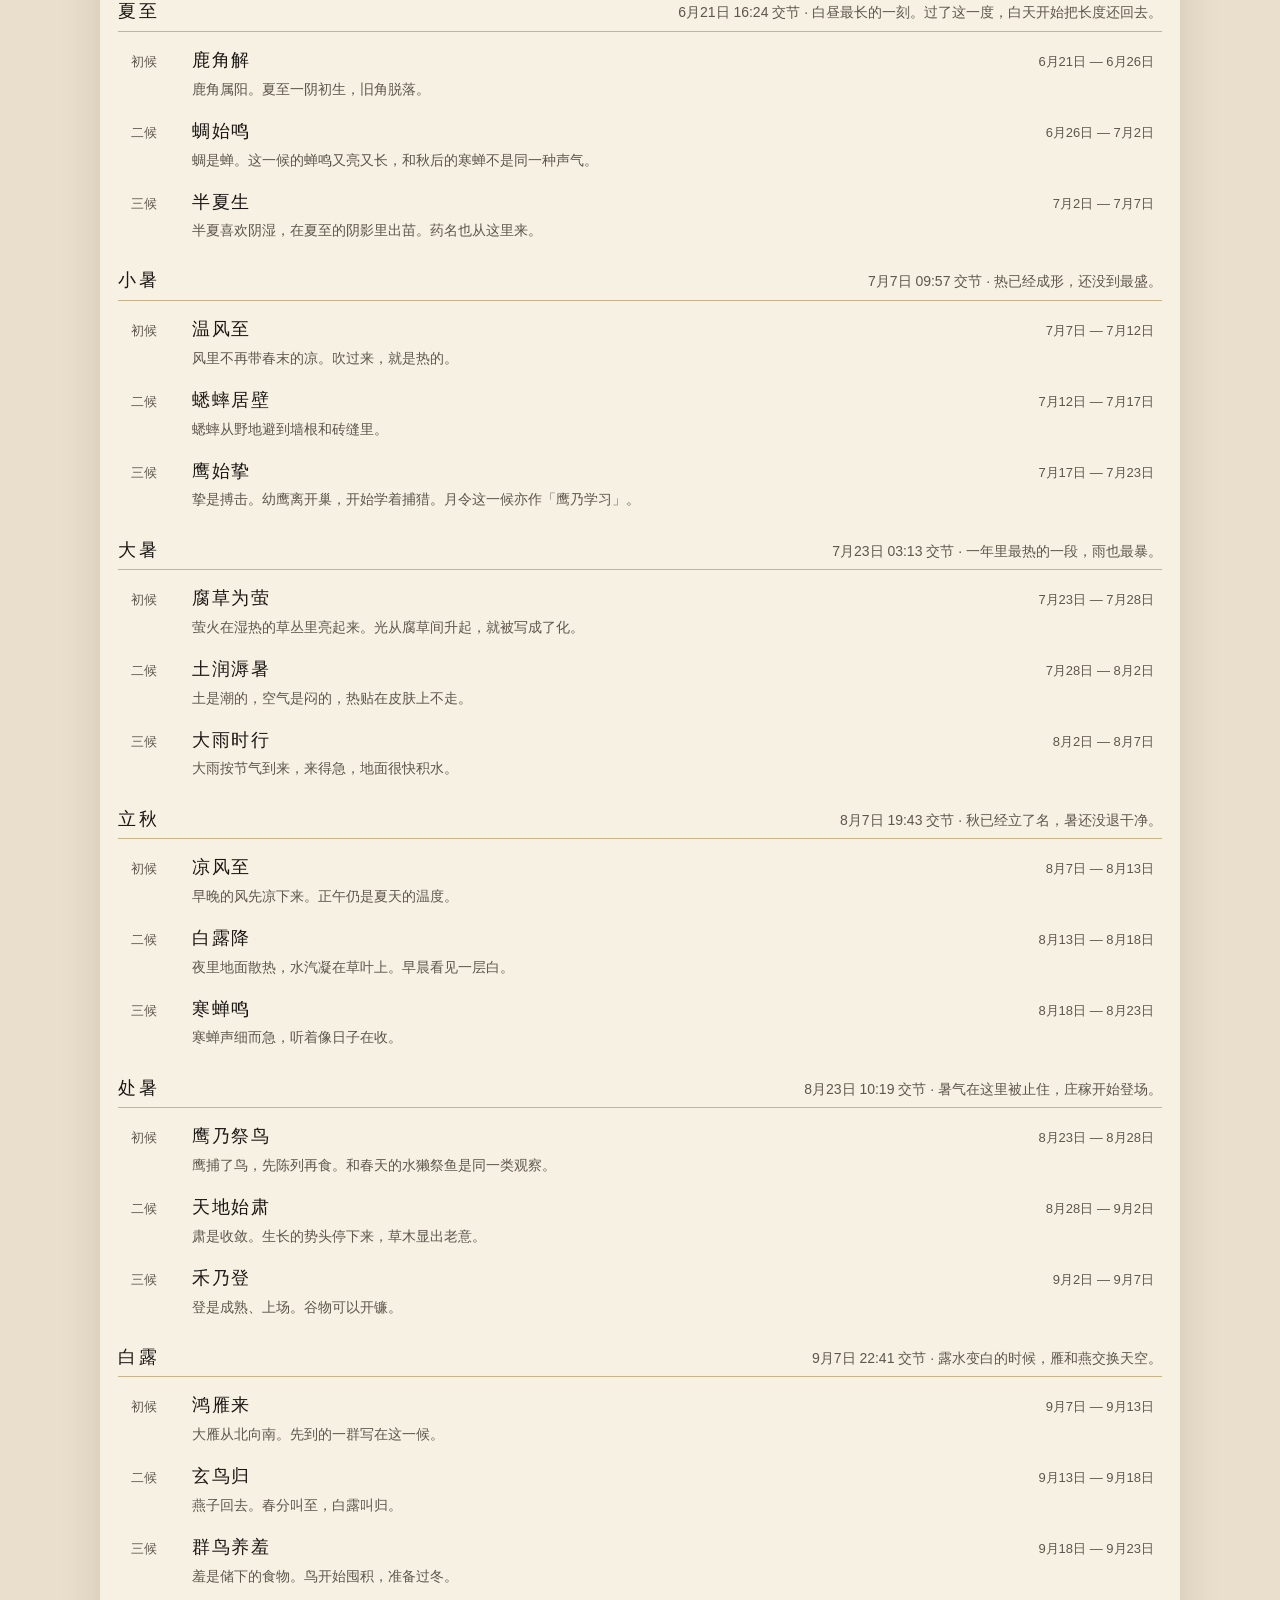
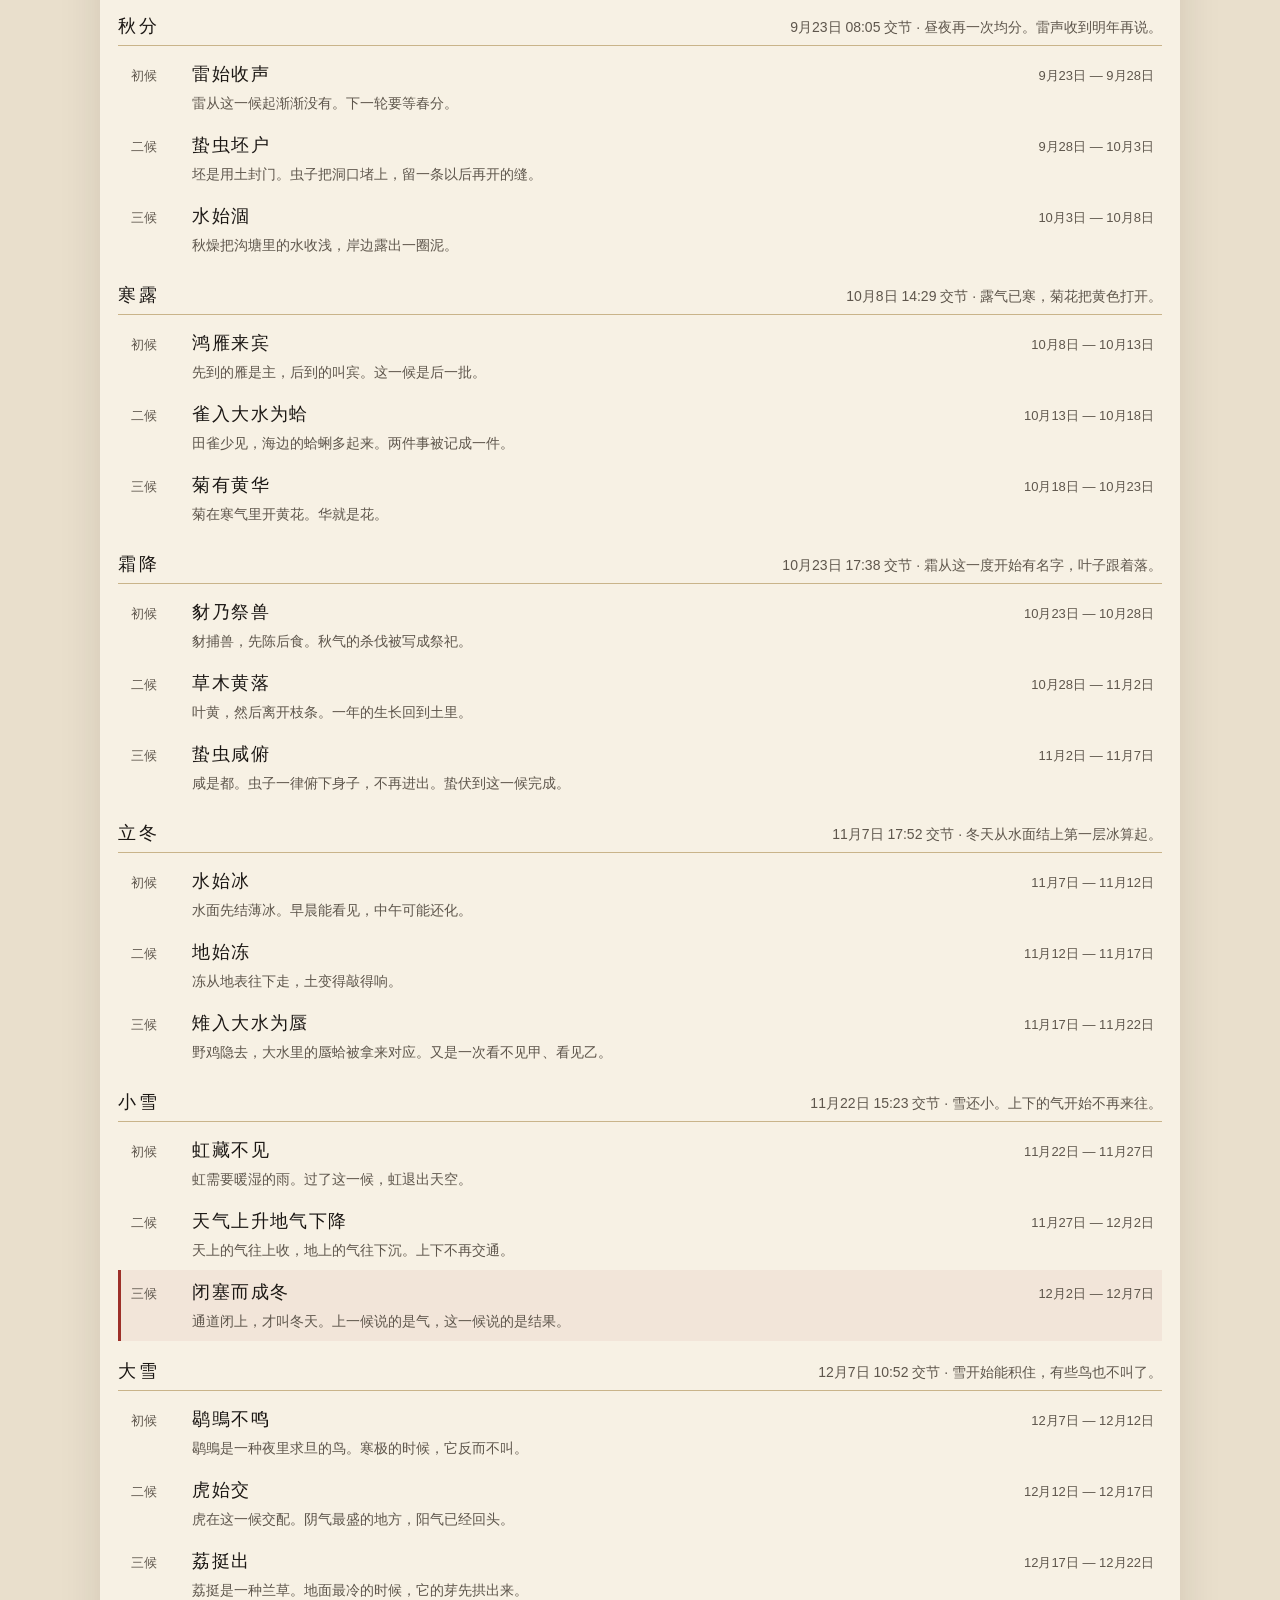
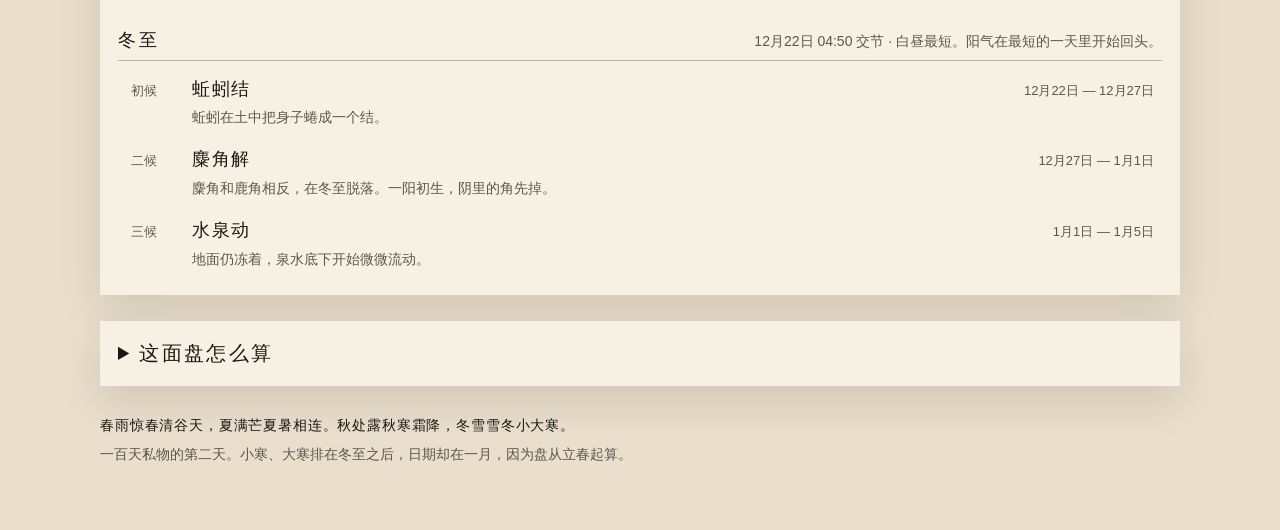
<file: day-02/index.html>
<!DOCTYPE html>
<html lang="zh-Hans">
<head>
<meta charset="utf-8">
<meta name="viewport" content="width=device-width, initial-scale=1">
<title>岁候盘</title>
<meta name="description" content="按太阳视黄经推算二十四节气和七十二候，并对照一座城市的昼夜。">
<link rel="icon" href="data:image/svg+xml,%3Csvg xmlns='http://www.w3.org/2000/svg' viewBox='0 0 16 16'%3E%3Crect fill='%23f3ead7' width='16' height='16'/%3E%3Ccircle cx='8' cy='8' r='5.5' fill='none' stroke='%231b1714' stroke-width='1'/%3E%3Ccircle cx='8' cy='8' r='1.4' fill='%239d2f28'/%3E%3C/svg%3E">
<style>
  :root {
    --paper: #e9dfcc;
    --paper-2: #f7f1e4;
    --ink: #1b1714;
    --soft: #5e564c;
    --line: #c9b48a;
    --cinnabar: #9d2f28;
    --deep: #6f201c;
    --spring: #1e5c49;
    --summer: #9d2f28;
    --autumn: #8a6232;
    --winter: #24344c;
    --shadow: 0 16px 40px rgba(48, 32, 14, 0.12);
    --serif: "Songti SC", "STSong", "Noto Serif CJK SC", "Source Han Serif SC", "PMingLiU", "SimSun", "WenQuanYi Micro Hei", "Droid Sans Fallback", serif;
    --sans: "PingFang SC", "Source Han Sans SC", "Noto Sans CJK SC", "Microsoft YaHei", "WenQuanYi Micro Hei", "Droid Sans Fallback", sans-serif;
  }
  * { box-sizing: border-box; }
  [hidden] { display: none !important; }
  html { scroll-behavior: smooth; }
  body {
    margin: 0;
    color: var(--ink);
    font-family: var(--sans);
    font-size: 16px;
    line-height: 1.65;
    background:
      radial-gradient(980px 420px at 0% -10%, rgba(255, 252, 245, 0.9), transparent 55%),
      radial-gradient(820px 480px at 110% 0%, rgba(157, 47, 40, 0.07), transparent 50%),
      var(--paper);
  }
  button, input, textarea, select { font: inherit; color: inherit; }
  button { cursor: pointer; }
  button:focus-visible, a:focus-visible, input:focus-visible, textarea:focus-visible, select:focus-visible, .plate:focus-visible {
    outline: 2px solid var(--cinnabar);
    outline-offset: 2px;
  }
  h1, h2, h3 { font-family: var(--serif); font-weight: 500; }
  p { margin: 0; }
  .wrap { max-width: 1120px; margin: 0 auto; padding: 28px 20px 64px; }
  header.top {
    display: grid;
    grid-template-columns: auto 1fr auto;
    gap: 16px;
    align-items: center;
    margin-bottom: 18px;
  }
  .seal {
    width: 52px; height: 52px;
    display: grid; place-items: center;
    border: 2px solid var(--cinnabar);
    color: var(--cinnabar);
    font-family: var(--serif);
    font-size: 28px;
    transform: rotate(-8deg);
  }
  .eyebrow { letter-spacing: 0.22em; font-size: 13px; color: var(--cinnabar); margin-bottom: 4px; }
  h1 { font-size: clamp(36px, 5vw, 56px); letter-spacing: 0.18em; margin: 0; line-height: 1.1; }
  .lede { margin-top: 8px; color: var(--soft); max-width: 40em; }
  .live {
    text-align: right;
    font-variant-numeric: tabular-nums;
    min-width: 11em;
  }
  .live b { display: block; font-size: 22px; font-weight: 500; letter-spacing: 0.04em; }
  .live span { color: var(--soft); font-size: 13px; }
  .toolbar, .row {
    display: flex; flex-wrap: wrap; gap: 8px; align-items: center;
  }
  .toolbar { margin: 8px 0 14px; }
  label.field { display: flex; flex-direction: column; gap: 3px; font-size: 13px; color: var(--soft); }
  input[type="datetime-local"], select, input[type="search"] {
    background: var(--paper-2);
    border: 1px solid var(--ink);
    min-height: 38px;
    padding: 4px 8px;
  }
  button.btn {
    background: transparent;
    border: 1px solid var(--ink);
    min-height: 38px;
    padding: 6px 12px;
  }
  button.btn:hover { background: var(--ink); color: var(--paper-2); }
  button.btn[aria-pressed="true"] { background: var(--cinnabar); border-color: var(--cinnabar); color: #fff8ef; }
  button.btn.primary { background: var(--cinnabar); border-color: var(--cinnabar); color: #fff8ef; }
  button.btn.primary:hover { background: var(--deep); color: #fff8ef; }
  .yearbox { display: flex; align-items: center; gap: 6px; }
  .yearbox strong { font-family: var(--serif); font-size: 28px; letter-spacing: 0.08em; font-weight: 500; min-width: 4.2em; text-align: center; }
  .banner {
    margin: 0 0 16px;
    padding: 12px 14px;
    background: var(--paper-2);
    border-left: 4px solid var(--cinnabar);
    box-shadow: var(--shadow);
  }
  .stage {
    display: grid;
    grid-template-columns: minmax(0, 1.25fr) minmax(300px, 0.82fr);
    gap: 22px;
    align-items: start;
  }
  .plate {
    position: relative;
    width: min(100%, 720px);
    margin: 0 auto;
    aspect-ratio: 1;
    background: var(--paper-2);
    border: 1px solid var(--ink);
    box-shadow: 0 0 0 7px var(--paper-2), 0 0 0 8px var(--ink), var(--shadow);
    touch-action: none;
  }
  canvas { width: 100%; height: 100%; display: block; }
  .hub {
    position: absolute;
    left: 50%; top: 50%;
    transform: translate(-50%, -50%);
    width: 34%;
    text-align: center;
    pointer-events: none;
    font-family: var(--serif);
  }
  .hub-kicker { letter-spacing: 0.16em; font-size: 13px; color: var(--cinnabar); margin-bottom: 4px; }
  .hub-name { font-size: clamp(18px, 3.2vw, 36px); letter-spacing: 0.12em; line-height: 1.25; margin: 0; }
  .hub-name[data-len="5"], .hub-name[data-len="6"] { font-size: clamp(16px, 2.5vw, 26px); }
  .hub-name[data-len="7"], .hub-name[data-len="8"] { font-size: clamp(14px, 2.1vw, 20px); letter-spacing: 0.04em; }
  .hub-sub { margin-top: 6px; color: var(--soft); font-family: var(--sans); font-size: 13px; letter-spacing: 0; }
  .legend { color: var(--soft); font-size: 13px; margin-top: 14px; max-width: 720px; }
  .dossier {
    background: var(--paper-2);
    border-top: 4px solid var(--autumn);
    box-shadow: var(--shadow);
    padding: 22px 20px 18px;
  }
  .dossier h2 { font-size: clamp(32px, 4vw, 44px); letter-spacing: 0.14em; margin: 4px 0 8px; line-height: 1.2; }
  .gloss { font-size: 17px; }
  .brief { color: var(--soft); margin-top: 6px; }
  .meter { height: 4px; background: rgba(27, 23, 20, 0.08); margin: 14px 0 6px; }
  .meter > span { display: block; height: 100%; background: var(--cinnabar); width: 0; }
  .meter-label { font-size: 13px; color: var(--soft); margin-bottom: 12px; }
  .facts { display: grid; grid-template-columns: 4.8em 1fr; gap: 5px 10px; margin: 0 0 8px; }
  .facts dt { color: var(--soft); }
  .facts dd { margin: 0; }
  .pace { margin: 8px 0 14px; }
  .sunline { display: grid; grid-template-columns: 150px minmax(0, 1fr); gap: 8px 12px; align-items: center; padding-top: 8px; border-top: 1px solid var(--line); }
  .orbit { width: 150px; height: 150px; }
  .orbit text { font-size: 12px; fill: var(--soft); font-family: var(--serif); }
  .warn { color: var(--deep); font-size: 14px; margin-top: 8px; }
  .note { margin-top: 14px; }
  .note textarea {
    width: 100%;
    min-height: 78px;
    resize: vertical;
    background: transparent;
    border: 1px solid var(--line);
    padding: 8px;
    margin-top: 4px;
  }
  .fine { color: var(--soft); font-size: 13px; margin-top: 4px; }
  .slip {
    margin: 10px 0 0;
    padding: 10px 12px;
    background: rgba(27, 23, 20, 0.03);
    border: 1px dashed var(--line);
    white-space: pre-wrap;
    font-family: var(--serif);
    font-size: 14px;
    line-height: 1.55;
  }
  .row { margin-top: 12px; }
  .status { min-height: 1.2em; font-size: 13px; color: var(--spring); }
  .insight, .almanac, .method {
    margin-top: 26px;
    background: var(--paper-2);
    box-shadow: var(--shadow);
    padding: 16px 18px;
  }
  .insight p { margin-top: 6px; }
  .strip-wrap { margin-top: 22px; }
  .strip-wrap h2, .almanac h2, .method summary { font-size: 20px; letter-spacing: 0.12em; }
  .strip {
    display: flex;
    gap: 6px;
    overflow-x: auto;
    padding: 8px 0 4px;
    scroll-behavior: smooth;
  }
  .strip button {
    flex: 0 0 auto;
    min-width: 76px;
    background: var(--paper-2);
    border: 1px solid var(--line);
    padding: 6px 8px 7px;
    text-align: left;
  }
  .strip button b { display: block; font-family: var(--serif); font-weight: 500; letter-spacing: 0.12em; }
  .strip button span { color: var(--soft); font-size: 12px; font-variant-numeric: tabular-nums; }
  .strip button.on { border-color: var(--cinnabar); background: #fff8f4; }
  .strip button.today b { color: var(--cinnabar); }
  .list-head { display: flex; justify-content: space-between; gap: 12px; align-items: end; flex-wrap: wrap; }
  .list-head input { min-width: min(100%, 220px); }
  .term-block { margin-top: 16px; }
  .term-block h3 {
    margin: 0 0 6px;
    font-size: 18px;
    letter-spacing: 0.14em;
    display: flex;
    justify-content: space-between;
    align-items: baseline;
    flex-wrap: wrap;
    gap: 4px 16px;
    border-bottom: 1px solid var(--line);
    padding-bottom: 4px;
  }
  .term-block h3 span { letter-spacing: 0; color: var(--soft); font-family: var(--sans); font-size: 14px; flex: 1 1 16em; text-align: right; }
  @media (max-width: 640px) {
    .term-block h3 span { text-align: left; flex-basis: 100%; }
  }
  article.hou {
    width: 100%;
    text-align: left;
    background: transparent;
    border: 0;
    border-left: 3px solid transparent;
    padding: 8px 8px 8px 10px;
    display: grid;
    grid-template-columns: 3.2em minmax(0, 1fr) auto;
    gap: 2px 10px;
    align-items: baseline;
  }
  article.hou:hover { background: rgba(157, 47, 40, 0.05); }
  article.hou.current { border-left-color: var(--cinnabar); background: rgba(157, 47, 40, 0.06); }
  article.hou .tag { color: var(--soft); font-size: 13px; }
  article.hou .nm { font-family: var(--serif); font-size: 18px; letter-spacing: 0.08em; }
  article.hou .when { color: var(--soft); font-size: 13px; font-variant-numeric: tabular-nums; }
  article.hou .gl { grid-column: 2 / -1; color: var(--soft); font-size: 14px; }
  .method summary { cursor: pointer; }
  .method p { margin-top: 8px; }
  footer { margin-top: 28px; color: var(--soft); font-size: 14px; }
  footer .poem { font-family: var(--serif); color: var(--ink); letter-spacing: 0.06em; margin-bottom: 6px; }
  @media (max-width: 880px) {
    header.top { grid-template-columns: auto 1fr; }
    .live { grid-column: 1 / -1; text-align: left; }
    .stage { grid-template-columns: 1fr; }
    article.hou { grid-template-columns: 3.2em minmax(0, 1fr); }
    article.hou .when { grid-column: 2; }
  }
  @media (max-width: 560px) {
    .sunline { grid-template-columns: 1fr; }
    .orbit { margin: 0 auto; }
  }
  @media (prefers-reduced-motion: reduce) {
    html, .strip { scroll-behavior: auto; }
  }
</style>
</head>
<body>
<div class="wrap">
  <header class="top">
    <div class="seal" aria-hidden="true">候</div>
    <div>
      <p class="eyebrow">定气 · 七十二候</p>
      <h1>岁候盘</h1>
      <p class="lede">太阳黄经每走十五度，交一个节气；每走五度，换一候。盘面从立春读起，顺时针走过春夏秋冬。</p>
    </div>
    <div class="live">
      <b id="liveClock">--:--:--</b>
      <span id="liveDate">东八区</span>
    </div>
  </header>

  <div class="toolbar">
    <div class="yearbox">
      <button class="btn" id="prevYear" type="button" aria-label="上一年">上一年</button>
      <strong id="yearLabel">----</strong>
      <button class="btn" id="nextYear" type="button" aria-label="下一年">下一年</button>
    </div>
    <label class="field">时刻（东八区）
      <input id="when" type="datetime-local" step="60">
    </label>
    <button class="btn" id="now" type="button" aria-pressed="true">回到此刻</button>
    <label class="field">看昼夜的城市
      <select id="city"></select>
    </label>
  </div>

  <p class="banner" id="banner" hidden></p>

  <div class="stage">
    <div>
      <div class="plate" id="plate" tabindex="0" role="application" aria-label="岁候盘">
        <canvas id="cv" width="640" height="640"></canvas>
        <div class="hub" id="hub">
          <p class="hub-kicker" id="hubKicker"></p>
          <p class="hub-name" id="hubName"></p>
          <p class="hub-sub" id="hubSub"></p>
        </div>
      </div>
      <p class="legend">外环是节气，中环被朱红填上的是正在看的这一候，内环越厚白昼越长。拖动圆盘是在换黄经，不是在顺着钟面滑：小寒和大寒在一月，跟冬至在盘上挨着，时间上并不相连。左右方向键换候，Home 回到此刻。</p>
    </div>

    <article class="dossier" id="dossier">
      <p class="eyebrow" id="kicker"></p>
      <h2 id="title"></h2>
      <p class="gloss" id="gloss"></p>
      <p class="brief" id="brief"></p>
      <div class="meter" aria-hidden="true"><span id="meter"></span></div>
      <p class="meter-label" id="meterLabel"></p>
      <dl class="facts" id="facts"></dl>
      <p class="pace" id="pace"></p>
      <div class="sunline">
        <svg class="orbit" id="orbit" viewBox="0 0 160 160" role="img" aria-labelledby="orbitTitle">
          <title id="orbitTitle">地球在黄道上的位置，从北面看，逆时针走</title>
          <circle cx="80" cy="80" r="58" fill="none" stroke="#1b1714" stroke-width="1"></circle>
          <circle cx="80" cy="80" r="6" fill="#9d2f28"></circle>
          <line id="ray" x1="80" y1="80" x2="80" y2="22" stroke="#1b1714" stroke-width="1"></line>
          <circle id="earth" cx="22" cy="80" r="4.5" fill="#1b1714"></circle>
          <circle id="peri" r="2.4" fill="#9d2f28"></circle>
          <circle id="aphe" r="2.4" fill="#24344c"></circle>
          <text x="16" y="84" text-anchor="middle">春</text>
          <text x="80" y="16" text-anchor="middle">夏</text>
          <text x="144" y="84" text-anchor="middle">秋</text>
          <text x="80" y="152" text-anchor="middle">冬</text>
        </svg>
        <div>
          <p id="sunText"></p>
          <p class="fine" id="eotText"></p>
          <p class="fine" id="tzText"></p>
        </div>
      </div>
      <p class="warn" id="warn" hidden></p>
      <div class="note">
        <label for="note">这一候的笔记</label>
        <textarea id="note" maxlength="280" placeholder="记下你看见的：霜、鸟、灯，或什么都没有。"></textarea>
        <p class="fine"><span id="noteCount">0</span>/280　只存在这台浏览器里。</p>
      </div>
      <div class="row">
        <button class="btn" id="prevHou" type="button">上一候</button>
        <button class="btn" id="nextHou" type="button">下一候</button>
        <button class="btn primary" id="copy" type="button">复制字条</button>
      </div>
      <p class="status" id="status" role="status"></p>
      <pre class="slip" id="slip"></pre>
    </article>
  </div>

  <div class="strip-wrap">
    <h2>二十四节气</h2>
    <div class="strip" id="strip"></div>
  </div>

  <section class="insight">
    <h2 id="insightTitle">候的长短</h2>
    <p id="insight"></p>
    <div class="row">
      <button class="btn" id="goShort" type="button">去看最短的一候</button>
      <button class="btn" id="goLong" type="button">去看最长的一候</button>
    </div>
  </section>

  <section class="almanac">
    <div class="list-head">
      <h2>这一年的七十二候</h2>
      <label class="field">检索
        <input id="q" type="search" placeholder="候名、节气或一个字">
      </label>
    </div>
    <p class="fine" id="empty" hidden>没有写成这一候的字。</p>
    <div id="list"></div>
  </section>

  <details class="method">
    <summary>这面盘怎么算</summary>
    <p>节气用定气：太阳视黄经每到 15 的倍数，就是一次交节。立春 315°，春分 0°，夏至 90°，秋分 180°，冬至 270°。一候是接下来的 5°，所以七十二候在盘上一样宽。它们的钟面长短并不一样。一月初地球过近日点，太阳在黄道上走得快，一候不到五日；七月远日点附近走得慢，一候长过五日。</p>
    <p>黄经来自 VSOP87D 的地球日心黄经（Bretagnon 与 Francou，1988），只保留振幅不小于 10⁻⁷ 弧度的项，换成地心之后加上光行差和章动的主项。交节先在地球时里求解，再扣掉 ΔT 换成协调世界时。ΔT 用 Espenak 与 Meeus 给 2005–2050 年的多项式。和天文年历对照，二十四节气大多同到分钟，个别会差一分钟。更远的年份岁差仍在，钟差是外推的，可能再差几分钟。</p>
    <p>节气时刻一律写成东八区，不随城市改。城市只决定日出、日没和内环的昼长：太阳中心高度 −0.833°，已经把视半径和平均大气折射算进去。均时差由视黄经对应的赤经和平黄经相减得到。图上的「近」「远」是近日点和远日点，偏心率约 0.017，圆几乎看不出扁，候的长短已经把它露出来了。</p>
    <p>候名取通行的月令七十二候。释义是现在的话，不是古注。有两处异文写在释义里：小暑三候亦作「鹰乃学习」，大寒初候月令作「鸡乳」。</p>
  </details>

  <footer>
    <p class="poem">春雨惊春清谷天，夏满芒夏暑相连。秋处露秋寒霜降，冬雪雪冬小大寒。</p>
    <p>一百天私物的第二天。小寒、大寒排在冬至之后，日期却在一月，因为盘从立春起算。</p>
  </footer>
</div>
<script src="suihou.js"></script>
<script>
(function () {
  "use strict";
  var S = globalThis.Suihou;
  if (!S) {
    document.body.insertAdjacentHTML("beforeend", "<p>历算没有载入。请确认 suihou.js 和本页在同一目录。</p>");
    return;
  }

  var SEASON_COLOR = { "春": "#1e5c49", "夏": "#9d2f28", "秋": "#8a6232", "冬": "#24344c" };
  var state = {
    ms: Date.now(),
    follow: true,
    city: 2,
    dragLon: null,
    hover: null,
    builtYear: null
  };

  var plateEl = document.getElementById("plate");
  var canvas = document.getElementById("cv");
  var ctx = canvas.getContext("2d");
  var when = document.getElementById("when");
  var citySel = document.getElementById("city");
  var note = document.getElementById("note");
  var listEl = document.getElementById("list");
  var stripEl = document.getElementById("strip");
  var q = document.getElementById("q");

  S.CITIES.forEach(function (c, i) {
    var opt = document.createElement("option");
    opt.value = String(i);
    opt.textContent = c.name + (c.tz === 8 ? "" : "（东六区）");
    citySel.appendChild(opt);
  });
  try {
    var savedCity = localStorage.getItem("suihoupan.city");
    if (savedCity !== null && S.CITIES[savedCity]) state.city = Number(savedCity);
  } catch (e) {}
  citySel.value = String(state.city);

  function pad(n) { return String(n).padStart(2, "0"); }
  function roundMin(ms) { return Math.round(ms / 60000) * 60000; }

  function fmtDate(ms) {
    var p = S.civilParts(roundMin(ms), 8);
    return p.y + "年" + p.m + "月" + p.day + "日";
  }
  function fmtMd(ms) {
    var p = S.civilParts(roundMin(ms), 8);
    return p.m + "月" + p.day + "日";
  }
  function fmtHm(ms) {
    var p = S.civilParts(roundMin(ms), 8);
    return pad(p.h) + ":" + pad(p.min);
  }
  function fmtMinute(ms) { return fmtMd(ms) + " " + fmtHm(ms); }
  function fmtWall(ms) {
    var p = S.civilParts(ms, 8);
    return p.y + "-" + pad(p.m) + "-" + pad(p.day) + "T" + pad(p.h) + ":" + pad(p.min);
  }
  function parseWall(value) {
    var bits = value.split("T");
    if (bits.length < 2) return null;
    var d = bits[0].split("-").map(Number);
    var t = bits[1].split(":").map(Number);
    if (d.length < 3 || t.length < 2 || d.some(isNaN) || t.some(isNaN)) return null;
    return Date.UTC(d[0], d[1] - 1, d[2], t[0], t[1]) - 8 * 3600000;
  }
  function fmtSpan(ms) {
    var mins = Math.round(Math.abs(ms) / 60000);
    var d = Math.floor(mins / 1440);
    mins -= d * 1440;
    var h = Math.floor(mins / 60);
    mins -= h * 60;
    return d + "日" + h + "时" + mins + "分";
  }
  function fmtRemain(ms) {
    if (ms < 0) ms = 0;
    var mins = Math.round(ms / 60000);
    var d = Math.floor(mins / 1440);
    mins -= d * 1440;
    var h = Math.floor(mins / 60);
    var m = mins - h * 60;
    if (d) return d + "日" + h + "时" + m + "分";
    if (h) return h + "时" + m + "分";
    return m + "分";
  }
  function fmtHours(h) {
    var mins = Math.round(Math.abs(h) * 60);
    var hh = Math.floor(mins / 60);
    var mm = mins % 60;
    return hh + "时" + pad(mm) + "分";
  }
  function compared(name, deltaHours) {
    var mins = Math.round(deltaHours * 60);
    if (Math.abs(mins) < 2) return "和" + name + "几乎一样长";
    if (mins >= 0) return "比" + name + "长 " + fmtHours(mins / 60);
    return "比" + name + "短 " + fmtHours(-mins / 60);
  }
  function clockIn(ms, tz) {
    var p = S.civilParts(roundMin(ms), tz);
    return pad(p.h) + ":" + pad(p.min);
  }
  function dayKey(ms) {
    var p = S.civilParts(ms, 8);
    return p.y + "-" + p.m + "-" + p.day;
  }
  function noteKey(loc) {
    return "suihoupan.v1." + loc.year + "." + loc.term.lon + "." + loc.pentad.index;
  }
  function city() { return S.CITIES[state.city]; }

  function view() {
    var loc = S.locate(state.ms);
    var lon = state.dragLon === null ? S.longitudeAt(state.ms) : state.dragLon;
    return { loc: loc, lon: lon };
  }

  function setMs(ms, follow) {
    state.ms = ms;
    state.follow = !!follow;
    state.dragLon = null;
    var loc = S.locate(ms);
    if (loc) {
      history.replaceState(null, "", "#" + loc.year + "-" + loc.term.lon + "-" + loc.pentad.index);
    }
    render();
  }

  function hashBoot() {
    var m = /^#(\d{4})-(\d{1,3})-([012])$/.exec(location.hash);
    if (!m) return;
    var year = Number(m[1]);
    var lon = Number(m[2]);
    var idx = Number(m[3]);
    if (year < 1800 || year > 2200) return;
    var plate = S.buildPlate(year);
    var term = plate.terms.filter(function (t) { return t.lon === lon; })[0];
    if (!term) return;
    state.ms = S.midpoint(term.pentads[idx]);
    state.follow = false;
  }

  function angleOf(lon) {
    return (S.norm(lon - 315) * Math.PI / 180) - Math.PI / 2;
  }

  function lonFromPoint(x, y, cx, cy) {
    var a = Math.atan2(y - cy, x - cx);
    return S.norm((a + Math.PI / 2) * 180 / Math.PI + 315);
  }

  function draw() {
    var v = view();
    if (!v.loc) return;
    var rect = plateEl.getBoundingClientRect();
    var dpr = Math.min(window.devicePixelRatio || 1, 2.5);
    var w = Math.max(320, rect.width);
    var bw = Math.round(w * dpr);
    if (canvas.width !== bw || canvas.height !== bw) {
      canvas.width = bw;
      canvas.height = bw;
    }
    ctx.setTransform(dpr, 0, 0, dpr, 0, 0);
    var cx = w / 2;
    var cy = w / 2;
    var R = w / 2 - 18;
    ctx.clearRect(0, 0, w, w);
    ctx.fillStyle = "#f7f1e4";
    ctx.fillRect(0, 0, w, w);

    var rDayIn = R * 0.40;
    var rDayOut = R * 0.64;
    var rHouIn = R * 0.68;
    var rHouOut = R * 0.76;
    var rSeaIn = R * 0.78;
    var rSeaOut = R * 0.86;
    var rLabel = R * 0.935;
    var c = city();
    var year = v.loc.year;

    ctx.beginPath();
    for (var i = 0; i <= 360; i++) {
      var lon = S.norm(315 + i);
      var hours = S.dayHoursAtLongitude(c.lat, lon, year);
      var r = rDayIn + (hours / 24) * (rDayOut - rDayIn);
      var a = angleOf(lon);
      var x = cx + Math.cos(a) * r;
      var y = cy + Math.sin(a) * r;
      if (i === 0) ctx.moveTo(x, y); else ctx.lineTo(x, y);
    }
    for (var j = 360; j >= 0; j--) {
      var lon2 = S.norm(315 + j);
      var a2 = angleOf(lon2);
      ctx.lineTo(cx + Math.cos(a2) * rDayIn, cy + Math.sin(a2) * rDayIn);
    }
    ctx.closePath();
    ctx.fillStyle = "rgba(36, 52, 76, 0.13)";
    ctx.fill();
    ctx.beginPath();
    for (var k = 0; k <= 360; k++) {
      var lon3 = S.norm(315 + k);
      var hours3 = S.dayHoursAtLongitude(c.lat, lon3, year);
      var r3 = rDayIn + (hours3 / 24) * (rDayOut - rDayIn);
      var a3 = angleOf(lon3);
      var x3 = cx + Math.cos(a3) * r3;
      var y3 = cy + Math.sin(a3) * r3;
      if (k === 0) ctx.moveTo(x3, y3); else ctx.lineTo(x3, y3);
    }
    ctx.closePath();
    ctx.strokeStyle = "rgba(36, 52, 76, 0.45)";
    ctx.lineWidth = 1;
    ctx.stroke();

    var r12 = rDayIn + 0.5 * (rDayOut - rDayIn);
    ctx.beginPath();
    ctx.setLineDash([2, 3]);
    ctx.arc(cx, cy, r12, 0, Math.PI * 2);
    ctx.strokeStyle = "rgba(27,23,20,0.35)";
    ctx.stroke();
    ctx.setLineDash([]);
    ctx.fillStyle = "#5e564c";
    ctx.font = "12px " + getComputedStyle(document.body).fontFamily;
    ctx.textAlign = "center";
    ctx.textBaseline = "middle";
    ctx.fillText("十二时", cx, cy - r12 - 8);

    function slice(r0, r1, lon0, lon1) {
      var a0 = angleOf(lon0);
      var span = (lon1 - lon0 + 360) % 360;
      var a1 = a0 + span * Math.PI / 180;
      ctx.beginPath();
      ctx.arc(cx, cy, r1, a0, a1, false);
      ctx.arc(cx, cy, r0, a1, a0, true);
      ctx.closePath();
    }

    v.loc.plate.terms.forEach(function (term) {
      slice(rSeaIn, rSeaOut, term.lon, S.norm(term.lon + 15));
      ctx.globalAlpha = term === v.loc.term ? 0.9 : 0.28;
      ctx.fillStyle = SEASON_COLOR[term.season];
      ctx.fill();
      ctx.globalAlpha = 1;
    });

    v.loc.plate.terms.forEach(function (term) {
      term.pentads.forEach(function (p) {
        var on = p === v.loc.pentad;
        var hot = state.hover && state.hover.pentad === p && !on;
        slice(rHouIn, rHouOut, p.lon, p.endLon);
        ctx.fillStyle = on ? "#9d2f28" : hot ? "rgba(157,47,40,0.35)" : "rgba(27,23,20,0.06)";
        ctx.fill();
      });
    });

    ctx.strokeStyle = "#1b1714";
    ctx.lineWidth = 1;
    for (var t = 0; t < 72; t++) {
      var lonT = t * 5;
      var ang = angleOf(lonT);
      var inner = t % 3 === 0 ? rHouIn - 8 : rHouOut;
      var outer = t % 3 === 0 ? rSeaOut + 6 : rHouOut + 5;
      ctx.beginPath();
      ctx.moveTo(cx + Math.cos(ang) * inner, cy + Math.sin(ang) * inner);
      ctx.lineTo(cx + Math.cos(ang) * outer, cy + Math.sin(ang) * outer);
      ctx.stroke();
    }

    ctx.beginPath();
    ctx.arc(cx, cy, rSeaOut, 0, Math.PI * 2);
    ctx.lineWidth = 1.2;
    ctx.stroke();
    ctx.beginPath();
    ctx.arc(cx, cy, rSeaOut + 5, 0, Math.PI * 2);
    ctx.lineWidth = 0.6;
    ctx.stroke();

    ctx.fillStyle = "#1b1714";
    ctx.font = "15px Songti SC, STSong, Noto Serif CJK SC, Source Han Serif SC, WenQuanYi Micro Hei, Droid Sans Fallback, serif";
    v.loc.plate.terms.forEach(function (term) {
      var ang = angleOf(S.norm(term.lon + 7.5));
      ctx.fillText(term.name, cx + Math.cos(ang) * rLabel, cy + Math.sin(ang) * rLabel);
    });

    var needle = angleOf(v.lon);
    ctx.strokeStyle = "#9d2f28";
    ctx.fillStyle = "#9d2f28";
    ctx.lineWidth = 1.7;
    ctx.beginPath();
    ctx.moveTo(cx + Math.cos(needle) * (R * 0.22), cy + Math.sin(needle) * (R * 0.22));
    ctx.lineTo(cx + Math.cos(needle) * (rSeaOut + 2), cy + Math.sin(needle) * (rSeaOut + 2));
    ctx.stroke();
    ctx.beginPath();
    ctx.arc(cx + Math.cos(needle) * (rSeaOut + 2), cy + Math.sin(needle) * (rSeaOut + 2), 4.2, 0, Math.PI * 2);
    ctx.fill();

    ctx.fillStyle = "#f7f1e4";
    ctx.beginPath();
    ctx.arc(cx, cy, R * 0.30, 0, Math.PI * 2);
    ctx.fill();
    ctx.strokeStyle = "#1b1714";
    ctx.lineWidth = 1;
    ctx.stroke();
  }

  function fact(dt, dd) {
    var a = document.createElement("dt");
    a.textContent = dt;
    var b = document.createElement("dd");
    b.textContent = dd;
    return [a, b];
  }

  function renderList(loc) {
    if (state.builtYear === loc.year && listEl.childElementCount) return;
    state.builtYear = loc.year;
    listEl.textContent = "";
    loc.plate.byTime.forEach(function (term) {
      var block = document.createElement("section");
      block.className = "term-block";
      block.dataset.term = String(term.lon);
      var h = document.createElement("h3");
      h.textContent = term.name;
      var span = document.createElement("span");
      span.textContent = fmtMinute(term.start) + " 交节 · " + term.brief;
      h.appendChild(span);
      block.appendChild(h);
      term.pentads.forEach(function (p) {
        var art = document.createElement("article");
        art.className = "hou";
        art.dataset.lon = String(term.lon);
        art.dataset.index = String(p.index);
        art.dataset.text = (term.name + p.label + p.name + p.gloss).toLowerCase();
        var tag = document.createElement("div");
        tag.className = "tag";
        tag.textContent = p.label;
        var nm = document.createElement("div");
        nm.className = "nm";
        nm.textContent = p.name;
        var whenEl = document.createElement("div");
        whenEl.className = "when";
        whenEl.textContent = fmtMd(p.start) + " — " + fmtMd(p.end);
        var gl = document.createElement("div");
        gl.className = "gl";
        gl.textContent = p.gloss;
        art.append(tag, nm, whenEl, gl);
        art.tabIndex = 0;
        art.setAttribute("role", "button");
        function openHou() {
          setMs(S.midpoint(p), false);
          if (window.innerWidth < 880) {
            document.getElementById("dossier").scrollIntoView({ block: "start" });
          }
        }
        art.addEventListener("click", openHou);
        art.addEventListener("keydown", function (ev) {
          if (ev.key === "Enter" || ev.key === " ") { ev.preventDefault(); openHou(); }
        });
        block.appendChild(art);
      });
      listEl.appendChild(block);
    });
    applyFilter();
  }

  function applyFilter() {
    var query = q.value.trim().toLowerCase();
    var shown = 0;
    listEl.querySelectorAll("article.hou").forEach(function (el) {
      var ok = !query || el.dataset.text.indexOf(query) !== -1;
      el.hidden = !ok;
      if (ok) shown++;
    });
    listEl.querySelectorAll(".term-block").forEach(function (block) {
      var any = block.querySelector("article.hou:not([hidden])");
      block.hidden = !any;
    });
    document.getElementById("empty").hidden = shown !== 0;
  }

  function renderStrip(loc) {
    var today = dayKey(Date.now());
    if (stripEl.dataset.year !== String(loc.year)) {
      stripEl.dataset.year = String(loc.year);
      stripEl.textContent = "";
      loc.plate.byTime.forEach(function (term) {
        var btn = document.createElement("button");
        btn.type = "button";
        btn.dataset.lon = String(term.lon);
        var b = document.createElement("b");
        b.textContent = term.name;
        var s = document.createElement("span");
        s.textContent = fmtMd(term.start);
        btn.append(b, s);
        btn.title = term.name + " " + fmtDate(term.start) + " " + fmtHm(term.start);
        btn.addEventListener("click", function () {
          var shown = roundMin(term.start);
          setMs(shown >= term.start && shown < term.end ? shown : term.start + 1000, false);
        });
        stripEl.appendChild(btn);
      });
    }
    var currentLon = String(loc.term.lon);
    stripEl.querySelectorAll("button").forEach(function (btn) {
      var term = loc.plate.byTime.filter(function (t) { return String(t.lon) === btn.dataset.lon; })[0];
      btn.classList.toggle("on", btn.dataset.lon === currentLon);
      btn.classList.toggle("today", term && dayKey(term.start) === today);
    });
  }

  function placeOrbit(lon, year) {
    var theta = (lon + 180) * Math.PI / 180;
    var ex = 80 + 58 * Math.cos(theta);
    var ey = 80 + 58 * Math.sin(theta);
    var earth = document.getElementById("earth");
    earth.setAttribute("cx", ex.toFixed(2));
    earth.setAttribute("cy", ey.toFixed(2));
    document.getElementById("ray").setAttribute("x2", ex.toFixed(2));
    document.getElementById("ray").setAttribute("y2", ey.toFixed(2));
    function mark(id, sunLon) {
      var th = (sunLon + 180) * Math.PI / 180;
      var x = 80 + 58 * Math.cos(th);
      var y = 80 + 58 * Math.sin(th);
      document.getElementById(id).setAttribute("cx", x.toFixed(2));
      document.getElementById(id).setAttribute("cy", y.toFixed(2));
    }
    var peri = S.perihelionSunLongitude(year);
    mark("peri", peri);
    mark("aphe", S.norm(peri + 180));
  }

  function slipText(loc) {
    var p = loc.pentad;
    var endLon = p.endLon === 0 ? 360 : p.endLon;
    return [
      "岁候盘 · " + loc.year,
      loc.term.name + p.label + " · " + p.name,
      fmtMinute(p.start) + " 至 " + fmtMinute(p.end) + "（东八区）",
      "黄经 " + p.lon + "°–" + endLon + "°",
      p.gloss
    ].join("\n");
  }

  function render() {
    var v = view();
    var loc = v.loc;
    document.getElementById("now").setAttribute("aria-pressed", state.follow ? "true" : "false");
    var clock = S.civilParts(Date.now(), 8);
    document.getElementById("liveClock").textContent = pad(clock.h) + ":" + pad(clock.min) + ":" + pad(clock.s);
    document.getElementById("liveDate").textContent = "东八区 " + clock.y + "年" + clock.m + "月" + clock.day + "日" + (state.follow ? " · 正在走时" : "");
    if (!loc) {
      document.getElementById("title").textContent = "这一刻算不出候";
      return;
    }
    if (document.activeElement !== when) when.value = fmtWall(state.ms);
    document.getElementById("yearLabel").textContent = String(loc.year);

    var p = loc.pentad;
    var term = loc.term;
    document.getElementById("kicker").textContent = term.season + " · " + term.name + " · " + p.label;
    document.getElementById("title").textContent = p.name;
    document.getElementById("gloss").textContent = p.gloss;
    document.getElementById("brief").textContent = term.brief;
    var frac = state.dragLon === null ? loc.fraction : (function () {
      var at = (v.lon - p.lon + 360) % 360;
      var span = (p.endLon - p.lon + 360) % 360 || 5;
      return Math.max(0, Math.min(1, at / span));
    })();
    document.getElementById("meter").style.width = (frac * 100).toFixed(1) + "%";
    document.getElementById("meterLabel").textContent = "这一候已走过 " + Math.round(frac * 100) + "%，还剩 " + fmtRemain(p.end - state.ms);
    document.getElementById("dossier").style.borderTopColor = SEASON_COLOR[term.season];
    document.title = p.name + " · 岁候盘";
    plateEl.setAttribute("aria-label", loc.year + "年" + term.name + p.label + p.name + "，黄经 " + v.lon.toFixed(1) + "度");

    var facts = document.getElementById("facts");
    facts.textContent = "";
    var rows = [
      ["黄经", v.lon.toFixed(2) + "°"],
      ["本候", fmtMinute(p.start) + " — " + fmtMinute(p.end)],
      ["时长", fmtSpan(p.end - p.start)],
      ["交节", term.name + " " + fmtMinute(term.start)],
      ["下一候", (function () {
        var at = loc.index + 1;
        if (at < loc.plate.flat.length) {
          var n = loc.plate.flat[at];
          return n.term.name + " · " + n.pentad.name;
        }
        return "转入下一年";
      })()]
    ];
    rows.forEach(function (pair) {
      fact(pair[0], pair[1]).forEach(function (node) { facts.appendChild(node); });
    });
    document.getElementById("pace").textContent = S.paceNote(p.end - p.start);

    var c = city();
    var sun = S.sunOn(state.ms, c);
    var summer = S.dayHoursAtLongitude(c.lat, 90, loc.year);
    var winter = S.dayHoursAtLongitude(c.lat, 270, loc.year);
    var sunText;
    if (sun.polar === "day") sunText = c.name + "这一天太阳不落。";
    else if (sun.polar === "night") sunText = c.name + "这一天太阳不出。";
    else {
      sunText = c.name + "昼长 " + fmtHours(sun.dayHours) + "，日出 " + clockIn(sun.rise, c.tz) + "，正午 " + clockIn(sun.noon, c.tz) + "，日没 " + clockIn(sun.set, c.tz) + "。" + compared("夏至", sun.dayHours - summer) + "，" + compared("冬至", sun.dayHours - winter) + "。";
    }
    document.getElementById("sunText").textContent = sunText;
    var eot = Math.round(sun.eotMin);
    var eotText = "均时差接近零，日晷和平太阳时几乎重合。";
    if (eot >= 1) eotText = "均时差：日晷比平太阳时快约 " + eot + " 分。";
    if (eot <= -1) eotText = "均时差：日晷比平太阳时慢约 " + (-eot) + " 分。";
    document.getElementById("eotText").textContent = eotText;
    document.getElementById("tzText").textContent = (c.tz === 8
      ? "节气与日出都按东八区的钟面。"
      : c.name + "的民用时是东六区。节气仍写东八区，日出日没按当地的钟。") + "轨道上红点是近日，蓝点是远日。";
    placeOrbit(v.lon, loc.year);

    var warn = document.getElementById("warn");
    if (loc.plate.reliable) warn.hidden = true;
    else {
      warn.hidden = false;
      warn.textContent = "这一年的钟差是外推的，交节时刻可能再差几分钟。";
    }

    var key = noteKey(loc);
    if (note.dataset.key !== key && document.activeElement !== note) {
      note.dataset.key = key;
      try { note.value = localStorage.getItem(key) || ""; } catch (e) { note.value = ""; }
    }
    document.getElementById("noteCount").textContent = String(note.value.length);

    var slip = slipText(loc);
    document.getElementById("slip").textContent = slip;

    document.getElementById("hubKicker").textContent = term.name + " · " + p.label;
    var hubName = document.getElementById("hubName");
    hubName.textContent = p.name;
    hubName.dataset.len = String(p.name.length);
    document.getElementById("hubSub").textContent = "黄经 " + v.lon.toFixed(1) + "°";

    var banner = document.getElementById("banner");
    var todayTerm = loc.plate.byTime.filter(function (t) { return dayKey(t.start) === dayKey(state.ms); })[0];
    if (todayTerm) {
      var delta = todayTerm.start - state.ms;
      if (Math.abs(delta) <= 10 * 60000) banner.textContent = "此刻正在交节。" + todayTerm.name + "，" + fmtHm(todayTerm.start) + "。黄经 " + todayTerm.lon + "°。";
      else if (delta > 0) banner.textContent = "今日交节。" + todayTerm.name + "，" + fmtHm(todayTerm.start) + "。还剩 " + fmtRemain(delta) + "。";
      else banner.textContent = "今日已交" + todayTerm.name + "，时刻是 " + fmtHm(todayTerm.start) + "。现在这一候是" + p.name + "。";
      banner.hidden = false;
    } else {
      var upcoming = loc.plate.byTime.filter(function (t) { return t.start > state.ms; })[0];
      if (upcoming && upcoming.start - state.ms < 36 * 3600000) {
        banner.hidden = false;
        banner.textContent = "距" + upcoming.name + "还有 " + fmtRemain(upcoming.start - state.ms) + "，" + fmtMinute(upcoming.start) + "。";
      } else banner.hidden = true;
    }

    var short = loc.plate.shortest;
    var long = loc.plate.longest;
    document.getElementById("insightTitle").textContent = loc.year + " 年，候的长短";
    document.getElementById("insight").textContent =
      "平均一候 " + fmtSpan(S.MEAN_PENTAD_MS) + "。这一年最短的是" + short.term.name + "·" + short.pentad.name + "，" + fmtSpan(short.pentad.end - short.pentad.start) + "；最长的是" + long.term.name + "·" + long.pentad.name + "，" + fmtSpan(long.pentad.end - long.pentad.start) + "。近日点在一月初，冬候被压短，夏候被拉长。";

    renderStrip(loc);
    renderList(loc);
    listEl.querySelectorAll("article.hou").forEach(function (el) {
      var on = el.dataset.lon === String(term.lon) && el.dataset.index === String(p.index);
      el.classList.toggle("current", on);
    });
    var onBtn = stripEl.querySelector("button.on");
    if (onBtn && stripEl.dataset.scrolled !== onBtn.dataset.lon) {
      stripEl.dataset.scrolled = onBtn.dataset.lon;
      var left = onBtn.offsetLeft - stripEl.clientWidth / 2 + onBtn.clientWidth / 2;
      stripEl.scrollLeft = Math.max(0, left);
    }
    draw();
  }

  function pointerLon(ev) {
    var rect = plateEl.getBoundingClientRect();
    var x = ev.clientX - rect.left;
    var y = ev.clientY - rect.top;
    var cx = rect.width / 2;
    var cy = rect.height / 2;
    var dx = x - cx;
    var dy = y - cy;
    var dist = Math.sqrt(dx * dx + dy * dy);
    if (dist < rect.width * 0.16 || dist > rect.width * 0.52) return null;
    return lonFromPoint(x, y, cx, cy);
  }

  plateEl.addEventListener("pointerdown", function (ev) {
    var lon = pointerLon(ev);
    if (lon === null) return;
    plateEl.setPointerCapture(ev.pointerId);
    state.dragging = true;
    state.follow = false;
    state.dragLon = lon;
    var loc = S.locate(state.ms);
    if (!loc) return;
    var hit = pentadByLon(loc.plate, lon);
    if (!hit) return;
    var approx = hit.pentad.start + hit.frac * (hit.pentad.end - hit.pentad.start);
    state.ms = S.instantOfLongitude(lon, approx, loc.year);
    render();
  });
  plateEl.addEventListener("pointermove", function (ev) {
    var lon = pointerLon(ev);
    var loc = S.locate(state.ms);
    if (!loc) return;
    if (state.dragging && lon !== null) {
      state.dragLon = lon;
      var hit = pentadByLon(loc.plate, lon);
      if (hit) {
        var approx = hit.pentad.start + hit.frac * (hit.pentad.end - hit.pentad.start);
        state.ms = S.instantOfLongitude(lon, approx, loc.year);
      }
      render();
      return;
    }
    if (lon === null) {
      if (state.hover) { state.hover = null; draw(); }
      return;
    }
    var hover = pentadByLon(loc.plate, lon);
    if (!state.hover || !hover || state.hover.pentad !== hover.pentad) {
      state.hover = hover;
      draw();
    }
  });
  function endDrag() {
    if (!state.dragging) return;
    state.dragging = false;
    var lon = state.dragLon;
    state.dragLon = null;
    if (lon !== null) {
      var loc = S.locate(state.ms);
      if (loc) {
        var hit = pentadByLon(loc.plate, lon);
        if (hit) {
          var approx = hit.pentad.start + hit.frac * (hit.pentad.end - hit.pentad.start);
          state.ms = S.instantOfLongitude(lon, approx, loc.year);
        }
      }
      var placed = S.locate(state.ms);
      if (placed) history.replaceState(null, "", "#" + placed.year + "-" + placed.term.lon + "-" + placed.pentad.index);
    }
    render();
  }
  plateEl.addEventListener("pointerup", endDrag);
  plateEl.addEventListener("pointercancel", endDrag);
  plateEl.addEventListener("pointerleave", function () {
    if (state.dragging) return;
    state.hover = null;
    draw();
  });

  function pentadByLon(plate, lon) {
    for (var i = 0; i < plate.terms.length; i++) {
      var term = plate.terms[i];
      for (var k = 0; k < term.pentads.length; k++) {
        var p = term.pentads[k];
        var span = (p.endLon - p.lon + 360) % 360;
        if (!span) span = 5;
        var at = (lon - p.lon + 360) % 360;
        if (at < span - 1e-6) return { term: term, pentad: p, frac: at / span };
      }
    }
    return null;
  }

  document.getElementById("now").addEventListener("click", function () { setMs(Date.now(), true); });
  document.getElementById("prevYear").addEventListener("click", function () { setMs(S.shiftInstant(state.ms, -1), false); });
  document.getElementById("nextYear").addEventListener("click", function () { setMs(S.shiftInstant(state.ms, 1), false); });
  document.getElementById("prevHou").addEventListener("click", function () { setMs(S.stepPentad(state.ms, -1), false); });
  document.getElementById("nextHou").addEventListener("click", function () { setMs(S.stepPentad(state.ms, 1), false); });
  when.addEventListener("input", function () {
    var ms = parseWall(when.value);
    if (ms === null || isNaN(ms)) return;
    setMs(ms, false);
  });
  citySel.addEventListener("change", function () {
    state.city = Number(citySel.value);
    try { localStorage.setItem("suihoupan.city", String(state.city)); } catch (e) {}
    render();
  });
  q.addEventListener("input", applyFilter);
  note.addEventListener("input", function () {
    var loc = S.locate(state.ms);
    document.getElementById("noteCount").textContent = String(note.value.length);
    if (!loc) return;
    try {
      var key = noteKey(loc);
      if (note.value) localStorage.setItem(key, note.value);
      else localStorage.removeItem(key);
    } catch (e) {}
  });
  document.getElementById("goShort").addEventListener("click", function () {
    var loc = S.locate(state.ms);
    if (loc) setMs(S.midpoint(loc.plate.shortest.pentad), false);
  });
  document.getElementById("goLong").addEventListener("click", function () {
    var loc = S.locate(state.ms);
    if (loc) setMs(S.midpoint(loc.plate.longest.pentad), false);
  });
  document.getElementById("copy").addEventListener("click", function () {
    var text = document.getElementById("slip").textContent;
    var done = function (ok) {
      document.getElementById("status").textContent = ok ? "已抄下。" : "浏览器没有给剪贴板，字条在下面，可以自己选中。";
    };
    if (navigator.clipboard && navigator.clipboard.writeText) {
      navigator.clipboard.writeText(text).then(function () { done(true); }, function () { done(false); });
    } else done(false);
  });

  document.addEventListener("keydown", function (ev) {
    var tag = (ev.target.tagName || "").toLowerCase();
    if (tag === "input" || tag === "textarea" || tag === "select") return;
    if (ev.key === "ArrowRight") { ev.preventDefault(); setMs(S.stepPentad(state.ms, 1), false); }
    else if (ev.key === "ArrowLeft") { ev.preventDefault(); setMs(S.stepPentad(state.ms, -1), false); }
    else if (ev.key === "Home") { ev.preventDefault(); setMs(Date.now(), true); }
    else if (ev.key === "PageUp") { ev.preventDefault(); setMs(S.shiftInstant(state.ms, 1), false); }
    else if (ev.key === "PageDown") { ev.preventDefault(); setMs(S.shiftInstant(state.ms, -1), false); }
  });

  window.addEventListener("resize", draw);
  hashBoot();
  render();
  setInterval(function () {
    if (state.follow) state.ms = Date.now();
    if (state.dragging) return;
    render();
  }, 1000);
})();
</script>
</body>
</html>
</file>
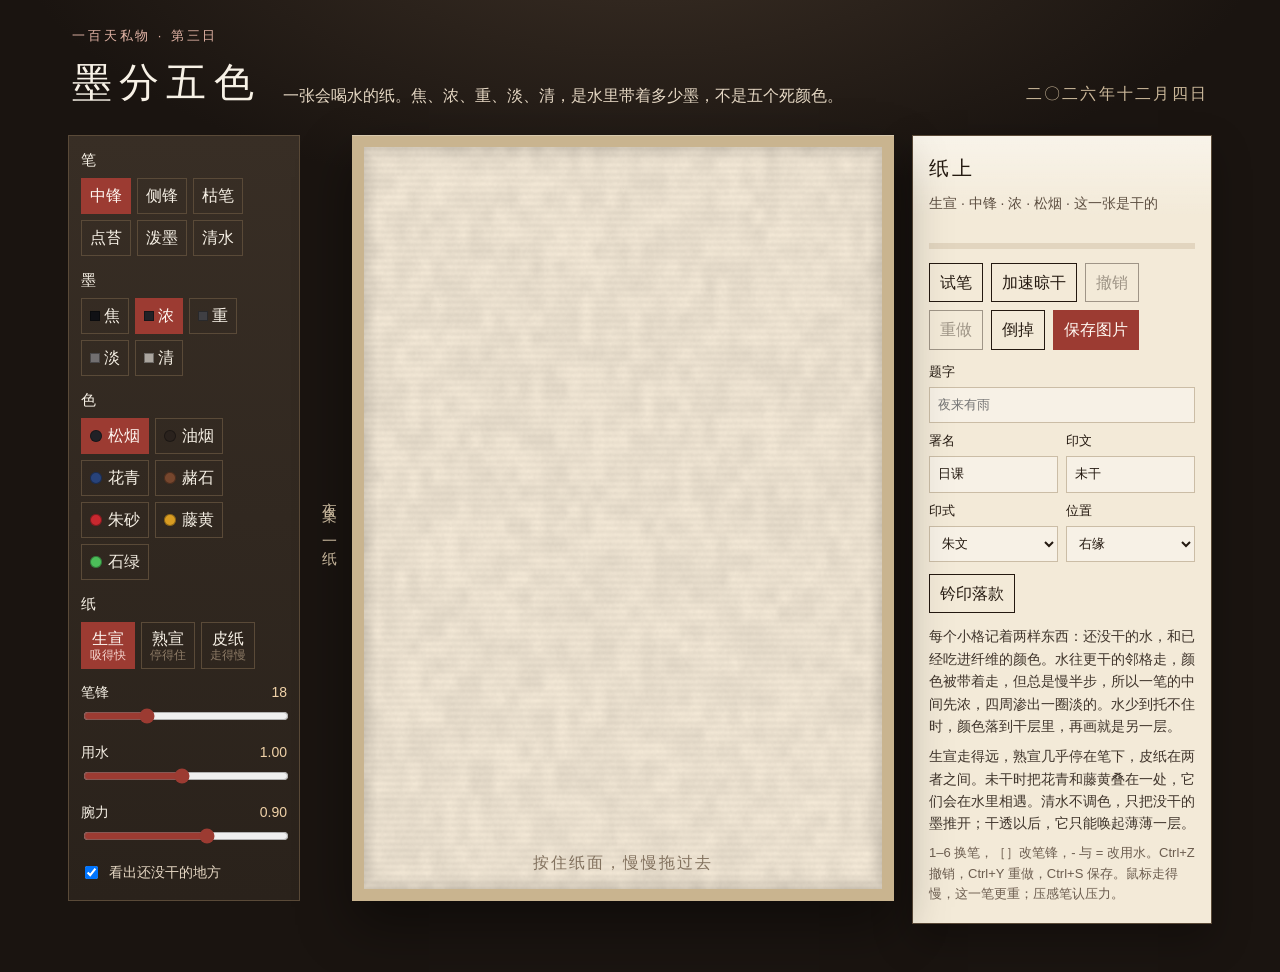
<file: day-03/index.html>
<!DOCTYPE html>
<html lang="zh-Hans">
<head>
<meta charset="utf-8">
<meta name="viewport" content="width=device-width, initial-scale=1">
<title>墨分五色</title>
<meta name="description" content="一张会喝水的宣纸。焦、浓、重、淡、清随纸纹渗开，晾干才定住。">
<link rel="icon" href="data:image/svg+xml,%3Csvg xmlns='http://www.w3.org/2000/svg' viewBox='0 0 16 16'%3E%3Crect fill='%231a1410' width='16' height='16'/%3E%3Cpath d='M8 2c2 3 4 4 4 7a4 4 0 1 1-8 0c0-3 2-4 4-7z' fill='%23140e0c'/%3E%3C/svg%3E">
<style>
  :root {
    --desk: #1a1410;
    --lacquer: #2a221b;
    --lacquer-2: #382e25;
    --line: #5a4a38;
    --paper: #f3ead8;
    --ink: #241910;
    --muted: #8d7b66;
    --cinnabar: #9c3b32;
    --cinnabar-deep: #7c2d27;
    --foam: #f7f1e6;
    --serif: "Songti SC", "STSong", "Noto Serif CJK SC", "Source Han Serif SC", "PMingLiU", "SimSun", "WenQuanYi Micro Hei", "Droid Sans Fallback", serif;
    --sans: "PingFang SC", "Noto Sans CJK SC", "Source Han Sans SC", "Microsoft YaHei", "WenQuanYi Micro Hei", "Droid Sans Fallback", sans-serif;
  }
  * { box-sizing: border-box; }
  [hidden] { display: none !important; }
  html, body { margin: 0; }
  body {
    min-height: 100vh;
    color: var(--foam);
    font-family: var(--sans);
    font-size: 16px;
    line-height: 1.6;
    background:
      radial-gradient(1100px 520px at 50% -10%, #3c3026 0%, transparent 58%),
      var(--desk);
  }
  button, input, select { font: inherit; }
  button { cursor: pointer; }
  :focus-visible { outline: 2px solid var(--cinnabar); outline-offset: 2px; }
  h1, h2, legend { font-family: var(--serif); font-weight: 500; }
  h1 { font-size: 40px; letter-spacing: 0.18em; margin: 0; }
  p { margin: 0; }
  .top {
    display: grid;
    grid-template-columns: auto 1fr auto;
    gap: 22px;
    align-items: end;
    max-width: 1180px;
    margin: 0 auto;
    padding: 26px 22px 8px;
  }
  .eyebrow {
    margin: 0 0 4px;
    letter-spacing: 0.22em;
    font-size: 13px;
    color: #e0b2a4;
  }
  .lede { max-width: 36em; color: #e6d8c4; padding-bottom: 6px; }
  .date-line {
    margin: 0;
    letter-spacing: 0.14em;
    color: #cbb89a;
    font-family: var(--serif);
    padding-bottom: 8px;
    white-space: nowrap;
  }
  .layout {
    display: grid;
    grid-template-columns: 232px minmax(280px, 640px) 300px;
    gap: 18px;
    justify-content: center;
    align-items: start;
    max-width: 1180px;
    margin: 0 auto;
    padding: 12px 18px 48px;
  }
  .tray, .note {
    border: 1px solid var(--line);
  }
  .tray {
    background: linear-gradient(180deg, var(--lacquer-2), var(--lacquer));
    padding: 12px 12px 16px;
  }
  fieldset {
    border: 0;
    margin: 0 0 12px;
    padding: 0;
  }
  legend {
    letter-spacing: 0.16em;
    font-size: 15px;
    padding: 0;
    margin-bottom: 6px;
  }
  .choices { display: flex; flex-wrap: wrap; gap: 6px; }
  .choice {
    background: transparent;
    color: var(--foam);
    border: 1px solid var(--line);
    min-height: 36px;
    padding: 6px 8px;
    line-height: 1.2;
  }
  .choice small {
    display: block;
    font-size: 12px;
    color: var(--muted);
    letter-spacing: 0;
    font-family: var(--sans);
  }
  .choice[aria-pressed="true"] {
    background: var(--cinnabar);
    border-color: var(--cinnabar);
    color: #fff8f2;
  }
  .choice[aria-pressed="true"] small { color: #f3d2cb; }
  .choice.pig { display: inline-flex; align-items: center; gap: 6px; }
  .choice.tone { position: relative; padding-left: 22px; }
  .choice.tone::before {
    content: "";
    position: absolute;
    left: 8px;
    top: 50%;
    width: 10px;
    height: 10px;
    transform: translateY(-50%);
    background: var(--swatch, #111);
    box-shadow: inset 0 0 0 1px rgba(0, 0, 0, .35);
  }
  .choice.pig::before {
    content: "";
    width: 12px;
    height: 12px;
    border-radius: 50%;
    background: var(--swatch, #111);
    box-shadow: inset 0 0 0 1px rgba(0, 0, 0, .35);
    flex: 0 0 auto;
  }
  .slider { margin: 0 0 10px; }
  .slider label {
    display: flex;
    justify-content: space-between;
    gap: 8px;
    font-size: 14px;
    margin-bottom: 2px;
  }
  .slider output { color: #f0d2a8; font-variant-numeric: tabular-nums; }
  input[type="range"] { width: 100%; accent-color: var(--cinnabar); }
  .check {
    display: flex;
    gap: 8px;
    align-items: center;
    font-size: 14px;
    color: #e6d8c4;
  }
  .stage { display: flex; justify-content: center; }
  .mat {
    width: min(680px, 100%);
    display: grid;
    grid-template-columns: auto minmax(0, 1fr);
    gap: 10px;
    align-items: stretch;
  }
  .spine {
    writing-mode: vertical-rl;
    letter-spacing: 0.42em;
    font-family: var(--serif);
    font-size: 15px;
    color: #d9c7aa;
    text-align: center;
    padding: 8px 0;
  }
  .sheet {
    position: relative;
    background: #c9b48f;
    padding: 12px;
    box-shadow:
      inset 0 1px 0 rgba(255, 255, 255, .28),
      0 24px 50px rgba(0, 0, 0, .42);
  }
  #paper {
    display: block;
    width: 100%;
    height: auto;
    background: #efe3cc;
    touch-action: none;
    cursor: crosshair;
  }
  .hint {
    position: absolute;
    left: 18px;
    right: 18px;
    bottom: 26px;
    text-align: center;
    color: rgba(70, 48, 28, .62);
    letter-spacing: 0.12em;
    pointer-events: none;
    font-family: var(--serif);
  }
  #cursor {
    position: fixed;
    display: none;
    border: 1px solid rgba(36, 22, 12, .6);
    border-radius: 50%;
    pointer-events: none;
    z-index: 30;
    transform: translate(-50%, -50%);
    mix-blend-mode: multiply;
  }
  .note {
    background:
      linear-gradient(180deg, rgba(255, 255, 255, .45), transparent 80px),
      var(--paper);
    color: var(--ink);
    padding: 16px 16px 18px;
    box-shadow: 0 16px 36px rgba(0, 0, 0, .28);
  }
  .note h2 { font-size: 20px; letter-spacing: 0.14em; margin: 0 0 8px; }
  .status { min-height: 3.2em; color: #5c4e40; font-size: 14px; }
  .meter {
    height: 6px;
    background: #e2d5bf;
    margin: 6px 0 14px;
  }
  .meter span {
    display: block;
    height: 100%;
    width: 0;
    background: #3d6f86;
  }
  .note label { display: grid; gap: 4px; font-size: 13px; margin: 0 0 8px; }
  .note input, .note select {
    width: 100%;
    background: var(--foam);
    color: var(--ink);
    border: 1px solid #cbbda6;
    padding: 7px 8px;
    min-height: 36px;
  }
  .pair { display: grid; grid-template-columns: 1fr 1fr; gap: 8px; }
  .actions { display: flex; flex-wrap: wrap; gap: 8px; margin: 4px 0 12px; }
  .actions button, .ask-actions button {
    background: transparent;
    color: var(--ink);
    border: 1px solid var(--ink);
    min-height: 38px;
    padding: 6px 10px;
  }
  .actions button:hover, .ask-actions button:hover { background: var(--ink); color: var(--paper); }
  button.primary { background: var(--cinnabar); color: #fff8f2; border-color: var(--cinnabar); }
  button.primary:hover { background: var(--cinnabar-deep); color: #fff8f2; }
  button[aria-pressed="true"].dry {
    background: #3d6f86;
    border-color: #3d6f86;
    color: #f4fbff;
  }
  button:disabled { opacity: 0.4; cursor: default; }
  button:disabled:hover { background: transparent; color: inherit; }
  .essay { font-size: 14px; color: #3f342b; }
  .essay p + p { margin-top: 8px; }
  .keys { margin-top: 10px; color: #6d5e50; font-size: 13px; }
  dialog {
    border: none;
    background: var(--paper);
    color: var(--ink);
    padding: 18px 18px 16px;
    max-width: min(360px, calc(100vw - 32px));
  }
  dialog::backdrop { background: rgba(18, 10, 6, .55); }
  dialog p { margin-bottom: 14px; }
  .ask-actions { display: flex; justify-content: flex-end; gap: 8px; }
  @media (max-width: 1080px) {
    .top { grid-template-columns: 1fr; gap: 8px; }
    .layout { grid-template-columns: 1fr; }
    .tray { position: sticky; top: 0; z-index: 5; }
    .mat { margin: 0 auto; }
  }
  @media print {
    body { background: white; }
    .top, .tray, .note, .spine, .hint, #cursor { display: none !important; }
    .layout { display: block; padding: 0; }
    .sheet { box-shadow: none; padding: 0; background: white; }
  }
</style>
</head>
<body>
<header class="top">
  <div>
    <p class="eyebrow">一百天私物 · 第三日</p>
    <h1>墨分五色</h1>
  </div>
  <p class="lede">一张会喝水的纸。焦、浓、重、淡、清，是水里带着多少墨，不是五个死颜色。</p>
  <p class="date-line" id="date-line"></p>
</header>
<div class="layout">
  <form class="tray" id="tray" autocomplete="off">
    <fieldset>
      <legend>笔</legend>
      <div class="choices" id="brushes">
        <button type="button" class="choice" data-brush="zhong" aria-pressed="true" title="圆正，含墨匀（1）">中锋</button>
        <button type="button" class="choice" data-brush="ce" title="一边实，一边虚（2）">侧锋</button>
        <button type="button" class="choice" data-brush="ku" title="水少，纸纹擦出来（3）">枯笔</button>
        <button type="button" class="choice" data-brush="tai" title="散成小点（4）">点苔</button>
        <button type="button" class="choice" data-brush="po" title="水大，形状会跑（5）">泼墨</button>
        <button type="button" class="choice" data-brush="shui" title="不调色，把未干的墨推开（6）">清水</button>
      </div>
    </fieldset>
    <fieldset>
      <legend>墨</legend>
      <div class="choices" id="tones">
        <button type="button" class="choice tone" data-tone="jiao">焦</button>
        <button type="button" class="choice tone" data-tone="nong" aria-pressed="true">浓</button>
        <button type="button" class="choice tone" data-tone="zhongmo">重</button>
        <button type="button" class="choice tone" data-tone="dan">淡</button>
        <button type="button" class="choice tone" data-tone="qing">清</button>
      </div>
    </fieldset>
    <fieldset>
      <legend>色</legend>
      <div class="choices" id="pigments">
        <button type="button" class="choice pig" data-pigment="songyan" aria-pressed="true">松烟</button>
        <button type="button" class="choice pig" data-pigment="youyan">油烟</button>
        <button type="button" class="choice pig" data-pigment="huaqing">花青</button>
        <button type="button" class="choice pig" data-pigment="zheshi">赭石</button>
        <button type="button" class="choice pig" data-pigment="zhusha">朱砂</button>
        <button type="button" class="choice pig" data-pigment="tenghuang">藤黄</button>
        <button type="button" class="choice pig" data-pigment="shilu">石绿</button>
      </div>
    </fieldset>
    <fieldset>
      <legend>纸</legend>
      <div class="choices" id="papers">
        <button type="button" class="choice" data-paper="sheng" aria-pressed="true">生宣<small>吸得快</small></button>
        <button type="button" class="choice" data-paper="shu">熟宣<small>停得住</small></button>
        <button type="button" class="choice" data-paper="pi">皮纸<small>走得慢</small></button>
      </div>
    </fieldset>
    <div class="slider">
      <label for="size">笔锋 <output id="size-val">18</output></label>
      <input id="size" type="range" min="8" max="42" value="18">
    </div>
    <div class="slider">
      <label for="water">用水 <output id="water-val">1.00</output></label>
      <input id="water" type="range" min="0.35" max="1.7" step="0.05" value="1">
    </div>
    <div class="slider">
      <label for="wrist">腕力 <output id="wrist-val">0.90</output></label>
      <input id="wrist" type="range" min="0.35" max="1.25" step="0.05" value="0.9">
    </div>
    <label class="check"><input id="show-wet" type="checkbox" checked>看出还没干的地方</label>
  </form>
  <main class="stage">
    <div class="mat">
      <div class="spine">夜桌 · 一纸</div>
      <div class="sheet">
        <canvas id="paper" width="600" height="860" role="application" aria-label="宣纸。按住拖动来运笔。"></canvas>
        <p class="hint" id="hint">按住纸面，慢慢拖过去</p>
      </div>
    </div>
  </main>
  <aside class="note">
    <h2>纸上</h2>
    <p class="status" id="status" aria-live="polite">生宣还是干的。</p>
    <div class="meter" aria-hidden="true"><span id="wetbar"></span></div>
    <div class="actions">
      <button type="button" id="btn-study" title="画一枝雨后竹，看水怎么走">试笔</button>
      <button type="button" class="dry" id="btn-dry" aria-pressed="false">加速晾干</button>
      <button type="button" id="btn-undo" disabled>撤销</button>
      <button type="button" id="btn-redo" disabled>重做</button>
      <button type="button" id="btn-clear">倒掉</button>
      <button type="button" class="primary" id="btn-save">保存图片</button>
    </div>
    <label>题字 <input id="poem" maxlength="18" placeholder="夜来有雨"></label>
    <div class="pair">
      <label>署名 <input id="sign" maxlength="8" value="日课"></label>
      <label>印文 <input id="seal" maxlength="4" value="未干"></label>
    </div>
    <div class="pair">
      <label>印式
        <select id="seal-style">
          <option value="zhu">朱文</option>
          <option value="bai">白文</option>
        </select>
      </label>
      <label>位置
        <select id="side">
          <option value="right">右缘</option>
          <option value="left">左缘</option>
        </select>
      </label>
    </div>
    <div class="actions">
      <button type="button" id="btn-seal">钤印落款</button>
    </div>
    <div class="essay">
      <p>每个小格记着两样东西：还没干的水，和已经吃进纤维的颜色。水往更干的邻格走，颜色被带着走，但总是慢半步，所以一笔的中间先浓，四周渗出一圈淡的。水少到托不住时，颜色落到干层里，再画就是另一层。</p>
      <p>生宣走得远，熟宣几乎停在笔下，皮纸在两者之间。未干时把花青和藤黄叠在一处，它们会在水里相遇。清水不调色，只把没干的墨推开；干透以后，它只能唤起薄薄一层。</p>
      <p class="keys">1–6 换笔，［］改笔锋，- 与 = 改用水。Ctrl+Z 撤销，Ctrl+Y 重做，Ctrl+S 保存。鼠标走得慢，这一笔更重；压感笔认压力。</p>
    </div>
  </aside>
</div>
<div id="cursor"></div>
<dialog id="ask">
  <p id="ask-text"></p>
  <div class="ask-actions">
    <button type="button" id="ask-no">留下</button>
    <button type="button" class="primary" id="ask-yes">继续</button>
  </div>
</dialog>
<script src="ink.js"></script>
</body>
</html>
</file>
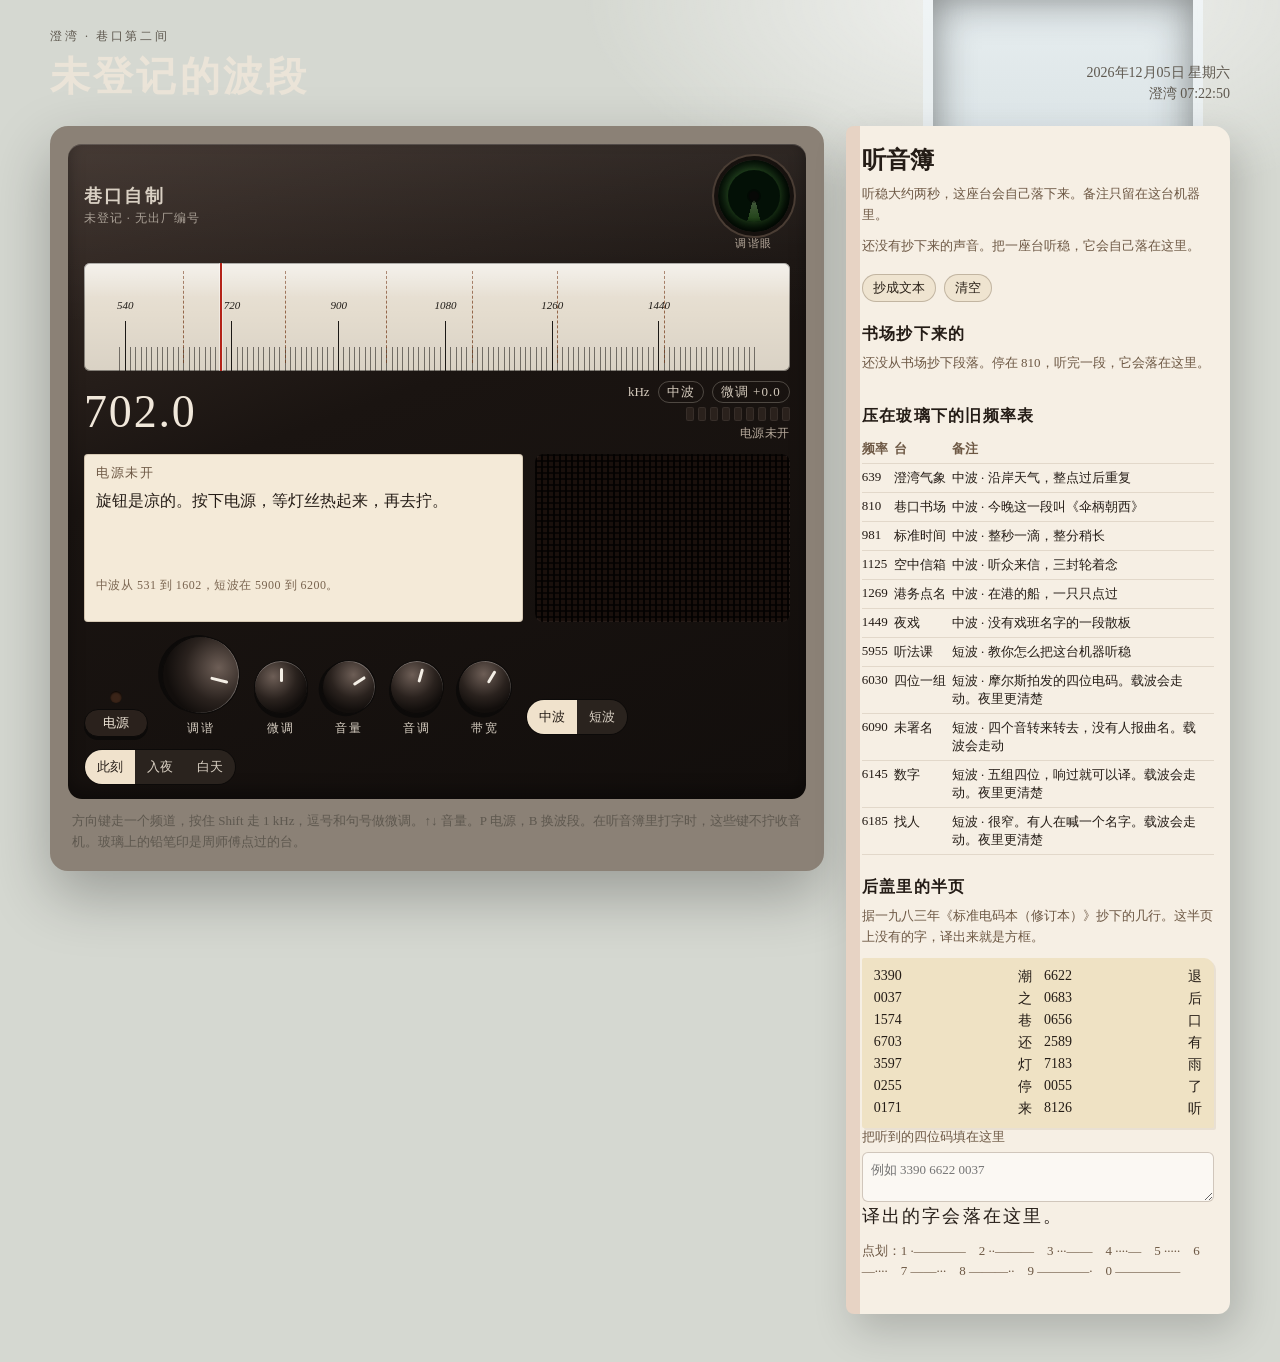
<file: day-04/index.html>
<!DOCTYPE html>
<html lang="zh-CN">
<head>
  <meta charset="UTF-8">
  <meta name="viewport" content="width=device-width, initial-scale=1">
  <title>未登记的波段</title>
  <link rel="icon" href="data:image/svg+xml,%3Csvg xmlns='http://www.w3.org/2000/svg' viewBox='0 0 16 16'%3E%3Ccircle cx='8' cy='8' r='7' fill='%23143a16'/%3E%3Ccircle cx='8' cy='8' r='3' fill='%23b6ff7a'/%3E%3C/svg%3E">
  <link rel="stylesheet" href="radio.css">
</head>
<body>
  <div class="room is-night" id="room">
    <div class="window" aria-hidden="true">
      <div class="rain"></div>
      <div class="rain far"></div>
    </div>
    <header class="top">
      <div>
        <p class="eyebrow">澄湾 · 巷口第二间</p>
        <h1>未登记的波段</h1>
      </div>
      <div class="clock" id="clock">——</div>
    </header>

    <main class="layout">
      <section class="radio" id="radio" aria-label="巷口自制收音机">
        <div class="face">
          <div class="face-top">
            <div class="plate">
              <strong>巷口自制</strong>
              <span>未登记 · 无出厂编号</span>
            </div>
            <div class="eye-box">
              <div class="eye" id="eye" aria-hidden="true">
                <div class="eye-green"></div>
                <div class="eye-shadow" id="eyeShadow"></div>
              </div>
              <span>调谐眼</span>
            </div>
          </div>

          <div class="scale" id="scale">
            <div class="ticks" id="ticks"></div>
            <div class="marks" id="marks"></div>
            <div class="needle" id="needle"></div>
            <div class="scale-glass"></div>
          </div>

          <div class="readout">
            <div class="freq" id="freqRead">702.0</div>
            <div class="readout-side">
              <div class="unit-row">
                <span id="unit">kHz</span>
                <span class="band-pill" id="bandPill">中波</span>
                <span class="fine-pill" id="finePill">微调 0.0</span>
              </div>
              <div class="lamps" id="lamps" aria-hidden="true"></div>
              <div class="prop" id="propLine">电源未开</div>
            </div>
          </div>

          <div class="mid">
            <div class="paper" id="paper" aria-live="polite">
              <div class="paper-head" id="paperHead">电源未开</div>
              <div class="paper-body" id="paperBody">旋钮是凉的。按下电源，等灯丝热起来，再去拧。</div>
              <div class="paper-foot" id="paperFoot"></div>
              <div class="paper-actions" id="paperActions" hidden>
                <button type="button" id="prevPara">上一段</button>
                <button type="button" id="nextPara">下一段</button>
                <button type="button" id="replay">从头再听</button>
              </div>
            </div>
            <div class="speaker" aria-hidden="true">
              <canvas id="speaker"></canvas>
              <div class="grille"></div>
            </div>
          </div>

          <div class="controls">
            <div class="power-block">
              <i class="pilot" id="pilot"></i>
              <button type="button" class="switch power" id="powerBtn" aria-pressed="false">电源</button>
            </div>
            <div class="knob-wrap">
              <button type="button" class="knob big" id="knobTune" aria-label="调谐"><i></i></button>
              <span>调谐</span>
            </div>
            <div class="knob-wrap">
              <button type="button" class="knob" id="knobFine" aria-label="微调"><i></i></button>
              <span>微调</span>
            </div>
            <div class="knob-wrap">
              <button type="button" class="knob" id="knobVol" aria-label="音量"><i></i></button>
              <span>音量</span>
            </div>
            <div class="knob-wrap">
              <button type="button" class="knob" id="knobTone" aria-label="音调"><i></i></button>
              <span>音调</span>
            </div>
            <div class="knob-wrap">
              <button type="button" class="knob" id="knobBw" aria-label="带宽"><i></i></button>
              <span>带宽</span>
            </div>
            <div class="seg" role="group" aria-label="波段">
              <button type="button" data-band="mw" class="is-on" id="btnMw">中波</button>
              <button type="button" data-band="sw" id="btnSw">短波</button>
            </div>
            <div class="seg sky" role="group" aria-label="天色">
              <button type="button" data-sky="auto" class="is-on" id="btnAuto">此刻</button>
              <button type="button" data-sky="night" id="btnNight">入夜</button>
              <button type="button" data-sky="day" id="btnDay">白天</button>
            </div>
          </div>
        </div>
        <p class="hint">方向键走一个频道，按住 Shift 走 1 kHz，逗号和句号做微调。↑↓ 音量。P 电源，B 换波段。在听音簿里打字时，这些键不拧收音机。玻璃上的铅笔印是周师傅点过的台。</p>
      </section>

      <aside class="book" aria-label="听音簿">
        <h2>听音簿</h2>
        <p class="book-lead">听稳大约两秒，这座台会自己落下来。备注只留在这台机器里。</p>
        <div class="log" id="log"></div>
        <div class="book-actions">
          <button type="button" id="copyLog">抄成文本</button>
          <button type="button" id="clearLog">清空</button>
        </div>

        <h3>书场抄下来的</h3>
        <div class="heard" id="heard"></div>

        <h3>压在玻璃下的旧频率表</h3>
        <div class="table-wrap">
          <table id="freqTable">
            <thead>
              <tr><th>频率</th><th>台</th><th>备注</th></tr>
            </thead>
            <tbody></tbody>
          </table>
        </div>

        <h3>后盖里的半页</h3>
        <p class="slip-note">据一九八三年《标准电码本（修订本）》抄下的几行。这半页上没有的字，译出来就是方框。</p>
        <div class="slip" id="slip"></div>
        <label class="decoder">
          <span>把听到的四位码填在这里</span>
          <textarea id="codeIn" rows="2" placeholder="例如 3390 6622 0037"></textarea>
        </label>
        <p class="decoded" id="decoded">译出的字会落在这里。</p>
        <p class="morse-key">点划：1 ·————　2 ··———　3 ···——　4 ····—　5 ·····　6 —····　7 ——···　8 ———··　9 ————·　0 —————</p>
      </aside>
    </main>
  </div>
  <noscript>需要打开浏览器的 JavaScript，这台收音机才听得见。</noscript>
  <script src="programs.js"></script>
  <script src="radio.js"></script>
</body>
</html>
</file>
<file: day-04/radio.css>
:root {
  color-scheme: dark;
  --bg: #101418;
  --ink: #ebe4d8;
  --muted: #a3998e;
  --table: #2a211c;
  --line: rgba(255, 244, 230, 0.08);
}

* { box-sizing: border-box; }

html, body {
  margin: 0;
  min-height: 100%;
}

body {
  font-family: "Iowan Old Style", "Palatino Linotype", "Songti SC", "STSong", "Noto Serif SC", "SimSun", serif;
  background: var(--bg);
  color: var(--ink);
}

button, textarea {
  font-family: inherit;
}

button {
  cursor: pointer;
}

.room {
  min-height: 100vh;
  position: relative;
  overflow: hidden;
  background:
    radial-gradient(900px 420px at 70% -10%, rgba(255, 196, 140, 0.08), transparent 60%),
    var(--bg);
  padding: 28px 22px 48px;
}

.room.is-day {
  --bg: #d5d8d1;
  --ink: #1d1a16;
  --muted: #5e584f;
  --table: #8b8176;
  --line: rgba(40, 30, 20, 0.08);
  color-scheme: light;
  background:
    radial-gradient(800px 380px at 80% 0%, rgba(255, 255, 255, 0.7), transparent 55%),
    var(--bg);
}

.window {
  position: absolute;
  right: 6vw;
  top: 0;
  width: min(280px, 30vw);
  height: 46vh;
  border: 10px solid rgba(255, 255, 255, 0.04);
  border-top: 0;
  background: linear-gradient(#1a2630, #0c1218);
  box-shadow: inset 0 0 40px rgba(0, 0, 0, 0.45);
  pointer-events: none;
}

.room.is-day .window {
  background: linear-gradient(#e7eef0, #c5d0d2);
  border-color: rgba(255, 255, 255, 0.35);
}

.rain, .rain.far {
  position: absolute;
  inset: 0;
  background-image: linear-gradient(180deg, transparent 0 40%, rgba(220, 230, 240, 0.55) 40% 100%);
  background-size: 2px 22px;
  background-repeat: repeat;
  opacity: 0.18;
  animation: rain 0.9s linear infinite;
  mask-image: linear-gradient(90deg, transparent, #000 12%, #000 88%, transparent);
}

.rain.far {
  background-size: 1px 16px;
  opacity: 0.1;
  animation-duration: 1.4s;
  transform: translateX(8px);
}

.room.is-day .rain { opacity: 0.06; }

@keyframes rain {
  to { background-position: 0 22px; }
}

.top {
  position: relative;
  max-width: 1180px;
  margin: 0 auto 22px;
  display: flex;
  justify-content: space-between;
  gap: 20px;
  align-items: flex-end;
}

.eyebrow {
  margin: 0 0 4px;
  letter-spacing: 0.22em;
  font-size: 12px;
  color: var(--muted);
}

h1 {
  margin: 0;
  font-size: 40px;
  font-weight: 600;
  letter-spacing: 0.08em;
}

.clock {
  font-variant-numeric: tabular-nums;
  text-align: right;
  color: var(--muted);
  line-height: 1.45;
  font-size: 14px;
  white-space: pre-line;
}

.layout {
  position: relative;
  max-width: 1180px;
  margin: 0 auto;
  display: grid;
  grid-template-columns: minmax(0, 1.45fr) minmax(300px, 0.72fr);
  gap: 22px;
  align-items: start;
}

.radio {
  background: var(--table);
  border-radius: 18px;
  padding: 18px;
  box-shadow: 0 24px 60px rgba(0, 0, 0, 0.28);
}

.face {
  background:
    linear-gradient(180deg, rgba(255, 255, 255, 0.05), transparent 28%),
    linear-gradient(160deg, #3c302a, #1a1411 40%, #120e0c);
  border-radius: 14px;
  padding: 16px 16px 12px;
  box-shadow: inset 0 1px 0 rgba(255, 255, 255, 0.16), inset 0 -8px 16px rgba(0, 0, 0, 0.35);
  color: #1a1612;
}

.radio.is-on .face {
  box-shadow:
    inset 0 1px 0 rgba(255, 255, 255, 0.16),
    inset 0 -8px 16px rgba(0, 0, 0, 0.35),
    0 0 40px rgba(255, 160, 70, 0.08);
}

.face-top, .readout, .mid, .controls, .unit-row {
  display: flex;
  align-items: center;
}

.face-top, .readout {
  justify-content: space-between;
  gap: 12px;
}

.plate {
  display: flex;
  flex-direction: column;
  gap: 2px;
  color: #d9d0c3;
  letter-spacing: 0.14em;
}

.plate strong { font-size: 18px; font-weight: 600; }
.plate span { font-size: 12px; opacity: 0.7; letter-spacing: 0.08em; }

.eye-box {
  display: flex;
  flex-direction: column;
  align-items: center;
  gap: 4px;
  color: #b7aa9c;
  font-size: 11px;
  letter-spacing: 0.12em;
}

.eye {
  width: 72px;
  height: 72px;
  border-radius: 50%;
  position: relative;
  background: radial-gradient(circle at 40% 35%, #163018, #041006 72%);
  box-shadow: inset 0 0 14px #000, 0 0 0 4px #16110e, 0 0 0 6px #4a3d34;
  overflow: hidden;
}

.eye-green, .eye-shadow {
  position: absolute;
  inset: 14%;
  border-radius: 50%;
}

.eye-green {
  background: radial-gradient(circle, #f3ffd2, #7dce55 58%, #1c4a12 78%);
  box-shadow: 0 0 12px rgba(160, 255, 110, 0.85);
  opacity: 0.25;
}

.radio.is-on .eye-green { opacity: 1; }

.eye-shadow {
  --dark: 250deg;
  background: conic-gradient(from calc(var(--dark) * -0.5), #031006 0 var(--dark), transparent var(--dark) 360deg);
}

.eye::after {
  content: "";
  position: absolute;
  width: 10px;
  height: 10px;
  left: 50%;
  top: 50%;
  transform: translate(-50%, -50%);
  border-radius: 50%;
  background: #070806;
  z-index: 2;
  box-shadow: 0 0 0 2px rgba(0, 0, 0, 0.4);
}

.scale {
  position: relative;
  margin-top: 12px;
  height: 108px;
  border-radius: 6px;
  background:
    linear-gradient(180deg, rgba(255, 255, 255, 0.45), transparent 32%),
    #e5ddcf;
  overflow: hidden;
  cursor: ew-resize;
  touch-action: none;
  box-shadow: inset 0 0 0 1px rgba(0, 0, 0, 0.4);
}

.ticks, .marks { position: absolute; inset: 0; }

.tick {
  position: absolute;
  bottom: 0;
  width: 1px;
  background: #1c1916;
}

.tick.minor { height: 22%; opacity: 0.55; }
.tick.major { height: 46%; }

.tick span {
  position: absolute;
  top: -22px;
  left: 50%;
  transform: translateX(-50%);
  font-size: 11px;
  font-variant-numeric: tabular-nums;
  letter-spacing: 0;
  white-space: nowrap;
}

.mark {
  position: absolute;
  top: 8px;
  bottom: 8px;
  width: 0;
  border-left: 1px dashed rgba(120, 62, 28, 0.75);
}

.needle {
  position: absolute;
  top: 0;
  bottom: 0;
  width: 2px;
  margin-left: -1px;
  background: #b42318;
  box-shadow: 0 0 0 1px rgba(255, 255, 255, 0.4);
  z-index: 2;
}

.scale-glass {
  position: absolute;
  inset: 0;
  background: linear-gradient(180deg, rgba(255, 255, 255, 0.28), transparent 42%, rgba(0, 0, 0, 0.05));
  pointer-events: none;
}

.readout { margin-top: 10px; color: #f0e7da; }

.freq {
  font-variant-numeric: tabular-nums;
  font-size: 46px;
  line-height: 1;
  letter-spacing: 0.04em;
  min-width: 5.4ch;
}

.readout-side { flex: 1; display: flex; flex-direction: column; gap: 4px; align-items: flex-end; }
.unit-row { gap: 8px; font-size: 13px; color: #d5cbbd; }
.band-pill, .fine-pill {
  border: 1px solid rgba(240, 230, 214, 0.25);
  border-radius: 99px;
  padding: 1px 8px;
  letter-spacing: 0.08em;
}

.lamps { display: flex; gap: 4px; }
.lamps i {
  width: 8px;
  height: 14px;
  border-radius: 2px;
  background: #2a211c;
  box-shadow: inset 0 0 0 1px rgba(255, 255, 255, 0.06);
}
.lamps i.on {
  background: #d6ff7a;
  box-shadow: 0 0 6px rgba(190, 255, 90, 0.8);
}
.lamps i.on.hot { background: #ffb15a; box-shadow: 0 0 6px rgba(255, 170, 70, 0.8); }

.prop { font-size: 12px; color: #b7aa9c; letter-spacing: 0.04em; }

.mid {
  margin-top: 12px;
  gap: 12px;
  align-items: stretch;
}

.paper {
  flex: 1.3;
  min-height: 168px;
  background:
    linear-gradient(90deg, rgba(120, 80, 40, 0.05) 0 1px, transparent 1px),
    #f4ead8;
  color: #241c16;
  border-radius: 4px;
  padding: 10px 12px 8px;
  box-shadow: inset 0 0 0 1px rgba(80, 50, 20, 0.18);
  display: flex;
  flex-direction: column;
  gap: 6px;
}

.paper-head {
  font-size: 13px;
  letter-spacing: 0.12em;
  color: #6d5844;
}

.paper-body {
  white-space: pre-wrap;
  line-height: 1.65;
  font-size: 16px;
  min-height: 5.2em;
}

.paper-foot {
  color: #7a6550;
  font-size: 12px;
  letter-spacing: 0.04em;
  min-height: 1.2em;
}

.paper-actions { display: flex; gap: 6px; flex-wrap: wrap; }
.paper-actions[hidden] { display: none; }
.paper-actions button, .book-actions button, .seg button, .switch {
  border: 1px solid rgba(60, 40, 20, 0.25);
  background: #efe4d0;
  color: #2a2118;
  border-radius: 999px;
  padding: 4px 10px;
  font-size: 13px;
}

.speaker {
  flex: 0.8;
  min-height: 168px;
  position: relative;
  border-radius: 8px;
  overflow: hidden;
  background: #1a100c;
  box-shadow: inset 0 0 0 1px rgba(255, 255, 255, 0.05);
}

.speaker canvas {
  position: absolute;
  inset: 0;
  width: 100%;
  height: 100%;
}

.grille {
  position: absolute;
  inset: 0;
  background:
    repeating-linear-gradient(90deg, rgba(28, 16, 12, 0.92) 0 2px, transparent 2px 6px),
    repeating-linear-gradient(rgba(28, 16, 12, 0.75) 0 2px, transparent 2px 6px);
  mix-blend-mode: multiply;
}

.controls {
  margin-top: 14px;
  gap: 12px 14px;
  flex-wrap: wrap;
  color: #d9d0c3;
  align-items: flex-end;
}

.power-block, .knob-wrap {
  display: flex;
  flex-direction: column;
  align-items: center;
  gap: 6px;
  font-size: 12px;
  letter-spacing: 0.14em;
}

.pilot {
  width: 12px;
  height: 12px;
  border-radius: 50%;
  background: #3a2418;
  box-shadow: inset 0 1px 2px #000;
}

.radio.is-on .pilot {
  background: #ffb15a;
  box-shadow: 0 0 10px #ff9d3c, inset 0 0 3px #fff6;
}

.switch.power {
  background: #2a211c;
  color: #f0e6d8;
  border-color: #0c0a09;
  min-width: 64px;
  box-shadow: 0 3px 0 #0c0a09;
}

.radio:not(.is-on) .switch.power {
  animation: glow 2.4s ease-in-out infinite;
}

@keyframes glow {
  50% { box-shadow: 0 3px 0 #0c0a09, 0 0 0 4px rgba(255, 176, 90, 0.15); }
}

.knob {
  width: 54px;
  height: 54px;
  border-radius: 50%;
  border: 1px solid #0c0a09;
  padding: 0;
  background:
    radial-gradient(circle at 35% 30%, #6d5e56, #2a221e 46%, #120e0c 72%);
  box-shadow: 0 4px 0 #0c0a09, inset 0 1px 0 rgba(255, 255, 255, 0.25);
  position: relative;
  touch-action: none;
}

.knob.big { width: 78px; height: 78px; }

.knob i {
  position: absolute;
  left: 50%;
  top: 7px;
  width: 3px;
  height: 14px;
  margin-left: -1.5px;
  background: #f4efe6;
  border-radius: 2px;
  pointer-events: none;
}

.knob.big i { height: 18px; top: 10px; }

.seg {
  display: flex;
  border-radius: 999px;
  overflow: hidden;
  border: 1px solid #0c0a09;
  margin-bottom: 2px;
}

.seg button {
  border: 0;
  border-radius: 0;
  background: #2a231e;
  color: #d9d0c3;
  padding: 8px 12px;
}

.seg button.is-on {
  background: #f0e2cc;
  color: #241c16;
}

.hint {
  margin: 12px 4px 0;
  color: var(--muted);
  font-size: 13px;
  line-height: 1.6;
}

.book {
  background: #f6efe4;
  color: #241c16;
  border-radius: 8px 16px 12px 8px;
  padding: 18px 16px 22px;
  box-shadow: 8px 16px 40px rgba(0, 0, 0, 0.18);
  background-image: linear-gradient(90deg, #e7d3c4 0 14px, transparent 14px);
}

.book h2, .book h3 { margin: 0 0 8px; font-weight: 600; }
.book h3 { margin-top: 22px; font-size: 16px; letter-spacing: 0.08em; }
.book-lead, .slip-note, .empty, .decoded, .morse-key {
  margin: 0 0 10px;
  color: #6d5844;
  font-size: 13px;
  line-height: 1.6;
}

.log, .heard { display: flex; flex-direction: column; gap: 8px; }

.entry, .para {
  background: rgba(255, 255, 255, 0.45);
  border-radius: 6px;
  padding: 8px 10px;
}

.entry .meta, .para .meta {
  font-size: 12px;
  color: #7a6550;
  font-variant-numeric: tabular-nums;
}

.entry p, .para p { margin: 4px 0; line-height: 1.55; }

.entry input {
  width: 100%;
  border: 0;
  border-bottom: 1px solid rgba(80, 50, 20, 0.25);
  background: transparent;
  font: inherit;
  color: inherit;
  padding: 4px 0;
}

.book-actions { display: flex; gap: 8px; margin-top: 8px; }

.table-wrap { overflow-x: auto; }
table { width: 100%; border-collapse: collapse; font-size: 13px; }
th, td { text-align: left; padding: 5px 6px 5px 0; border-bottom: 1px solid rgba(80, 50, 20, 0.12); vertical-align: top; }
td:nth-child(1), td:nth-child(2) { white-space: nowrap; }
th { color: #6d5844; font-weight: 600; }
td.num { font-variant-numeric: tabular-nums; white-space: nowrap; }

.slip {
  display: grid;
  grid-template-columns: 1fr 1fr;
  gap: 4px 12px;
  background: #efe2c4;
  padding: 10px 12px;
  border-radius: 2px 10px 2px 2px;
  box-shadow: 2px 2px 0 rgba(80, 50, 20, 0.08);
  font-variant-numeric: tabular-nums;
  font-size: 14px;
}

.slip div { display: flex; justify-content: space-between; gap: 8px; }

.decoder { display: flex; flex-direction: column; gap: 6px; font-size: 13px; color: #6d5844; }
.decoder textarea {
  width: 100%;
  resize: vertical;
  border: 1px solid rgba(80, 50, 20, 0.25);
  background: rgba(255, 255, 255, 0.55);
  border-radius: 6px;
  padding: 8px;
  font: inherit;
  color: inherit;
}

.decoded { min-height: 1.4em; color: #241c16; font-size: 18px; letter-spacing: 0.12em; }

button:focus-visible, textarea:focus-visible, .knob:focus-visible {
  outline: 2px solid #d6ff7a;
  outline-offset: 2px;
}

@media (max-width: 980px) {
  .layout { grid-template-columns: 1fr; }
  h1 { font-size: 32px; }
  .window { display: none; }
  .freq { font-size: 36px; }
  .top { flex-direction: column; align-items: flex-start; }
  .clock { text-align: left; }
}

@media (max-width: 640px) {
  .tick span { font-size: 10px; }
  .room { padding: 16px 12px 32px; }
  h1 { font-size: 30px; letter-spacing: 0.06em; }
}

@media (prefers-reduced-motion: reduce) {
  .rain, .radio:not(.is-on) .switch.power { animation: none; }
}
</file>
